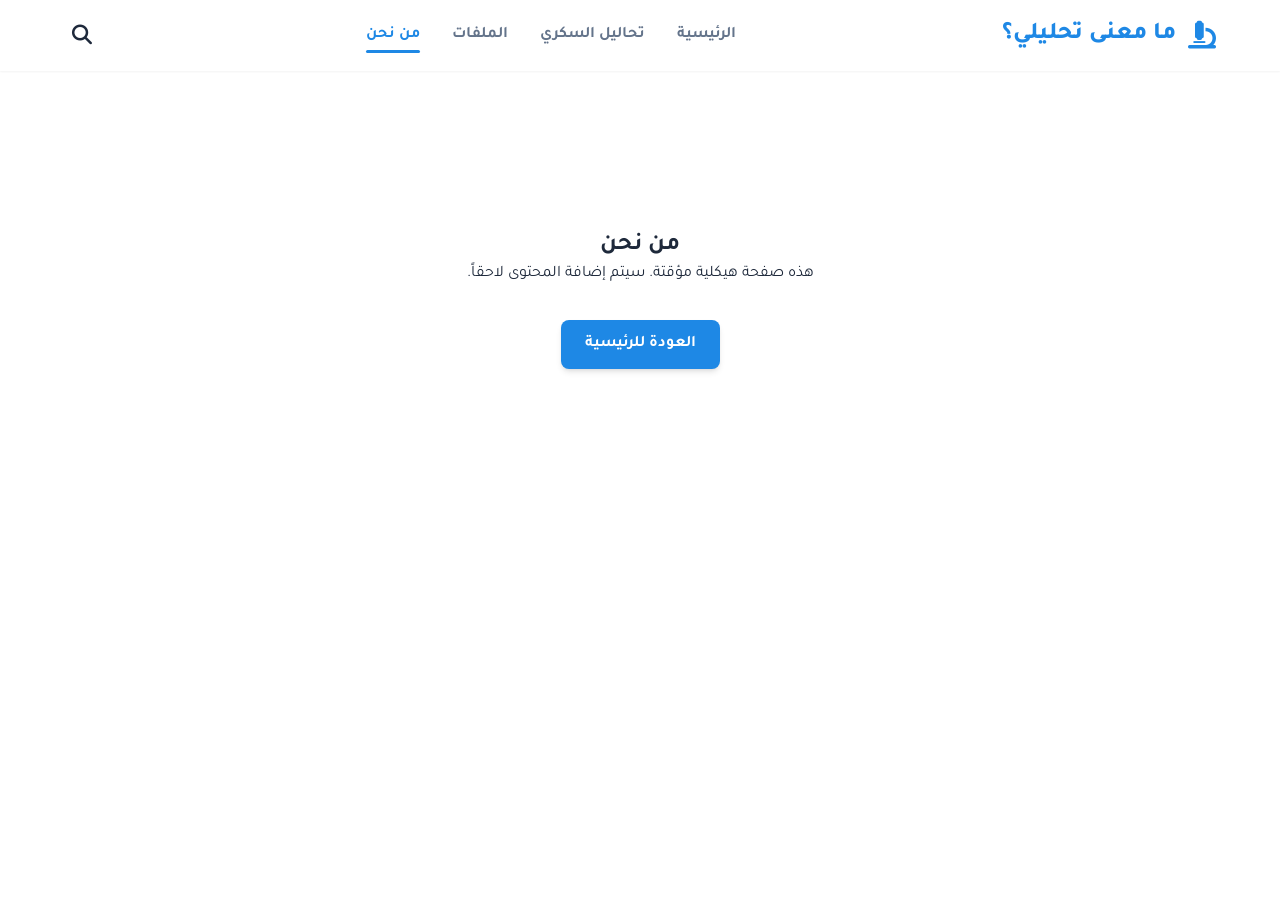
<file: about.html>
<!DOCTYPE html>
<html lang="ar" dir="rtl">
<head>
    <meta charset="UTF-8">
    <meta name="viewport" content="width=device-width, initial-scale=1.0">
    <title>من نحن | ما معنى تحليلي؟</title>
    <meta name="description" content="تعرّف على موقع «ما معنى تحليلي؟» الموقع العربي التثقيفي المخصص لشرح أسماء التحاليل الطبية بأسلوب مبسط.">
    <meta name="robots" content="index, follow">
    <link rel="canonical" href="https://YOUR_DOMAIN/about.html">
    <link href="https://fonts.googleapis.com/css2?family=Tajawal:wght@400;500;700;800&display=swap" rel="stylesheet">
    <link rel="stylesheet" href="https://cdnjs.cloudflare.com/ajax/libs/font-awesome/6.4.0/css/all.min.css">
    <link rel="stylesheet" href="style.css">
</head>
<body>
    <nav class="navbar">
        <div class="container nav-container">
            <a href="index.html" class="logo"><i class="fa-solid fa-microscope"></i><span>ما معنى تحليلي؟</span></a>
            <div class="nav-links">
                <a href="index.html">الرئيسية</a>
                <a href="diabetes.html">تحاليل السكري</a>
                <a href="files.html">الملفات</a>
                <a href="about.html" class="active">من نحن</a>
            </div>
            <div class="nav-actions">
                <button class="search-icon"><i class="fa-solid fa-magnifying-glass"></i></button>
                <button class="hamburger"><i class="fa-solid fa-bars"></i></button>
            </div>
        </div>
        <div class="mobile-menu">
            <a href="index.html">الرئيسية</a>
            <a href="diabetes.html">تحاليل السكري</a>
            <a href="files.html">الملفات</a>
            <a href="about.html" class="active">من نحن</a>
        </div>
    </nav>
    <section class="section container" style="min-height: 50vh; text-align: center; padding-top: 10rem;">
        <h1>من نحن</h1>
        <p>هذه صفحة هيكلية مؤقتة. سيتم إضافة المحتوى لاحقاً.</p>
        <a href="index.html" class="btn btn-primary" style="margin-top: 2rem;">العودة للرئيسية</a>
    </section>
    <script src="script.js"></script>
</body>
</html>
</file>
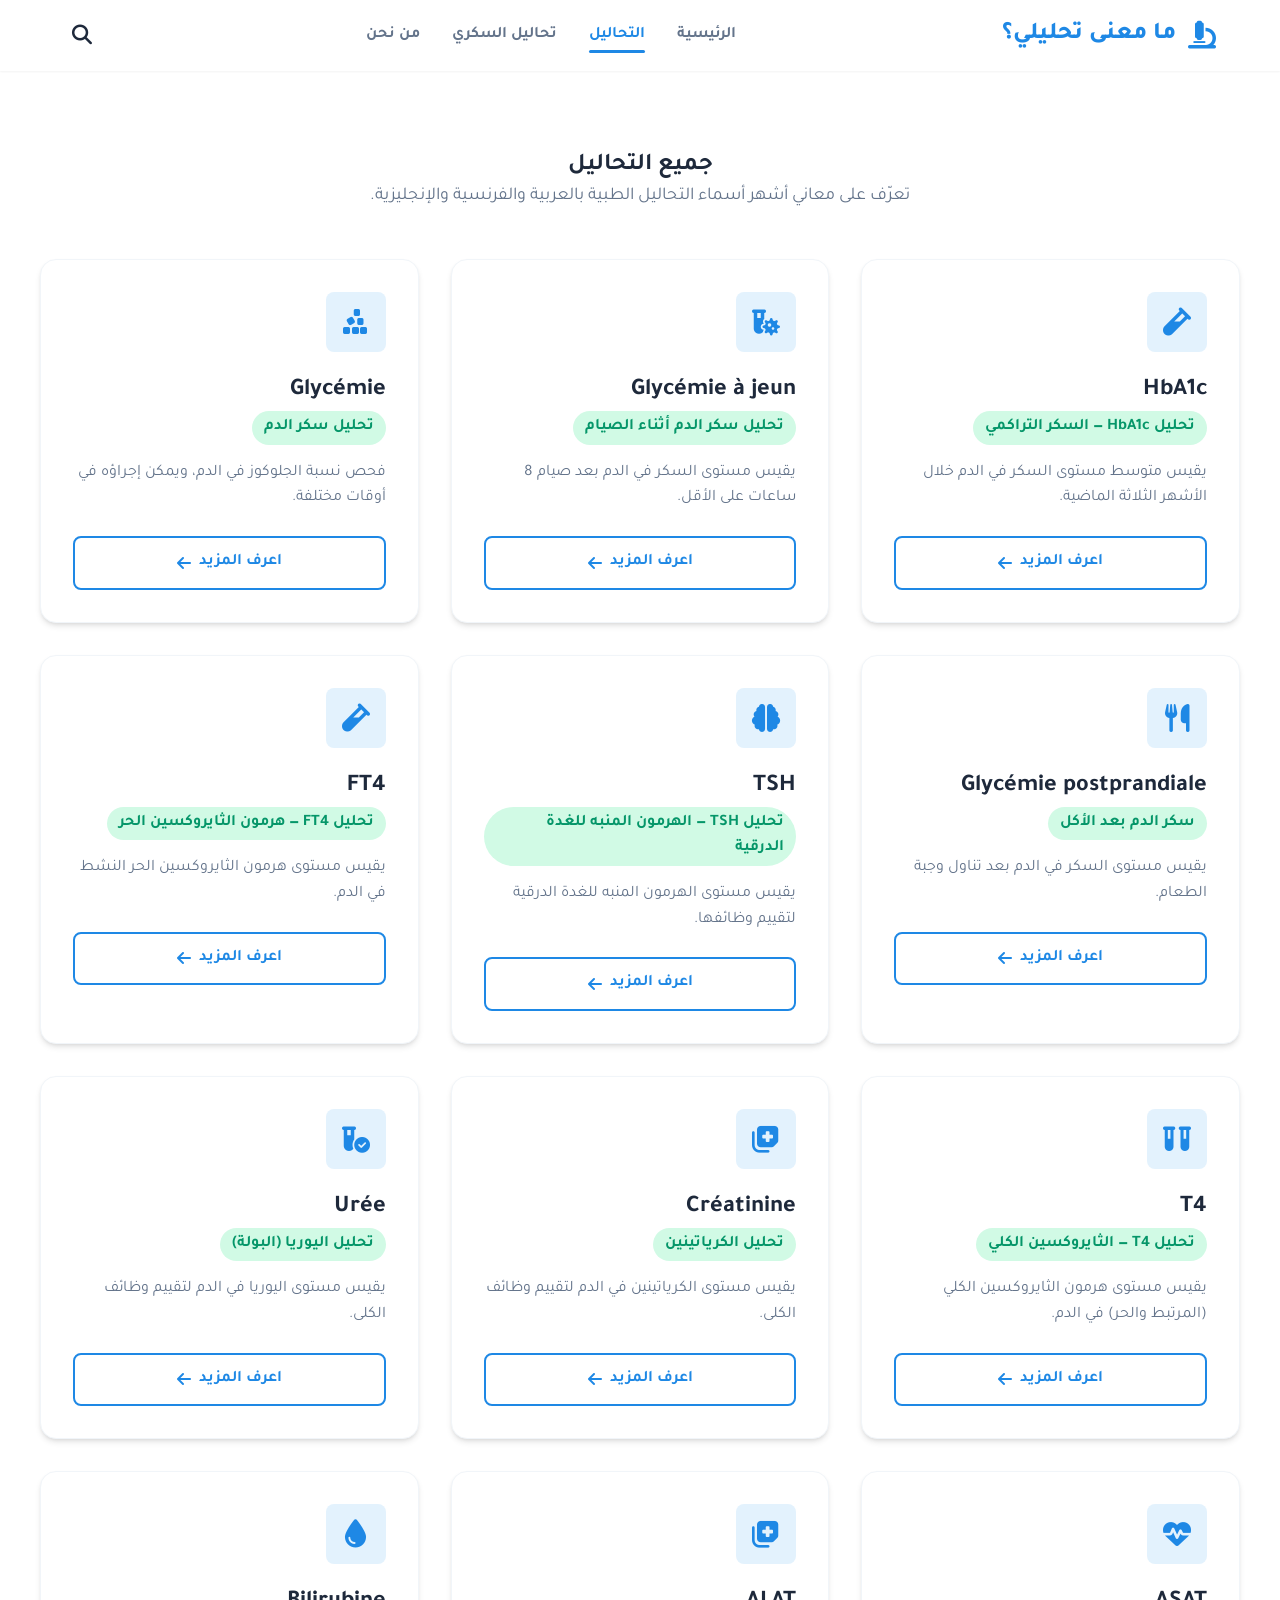
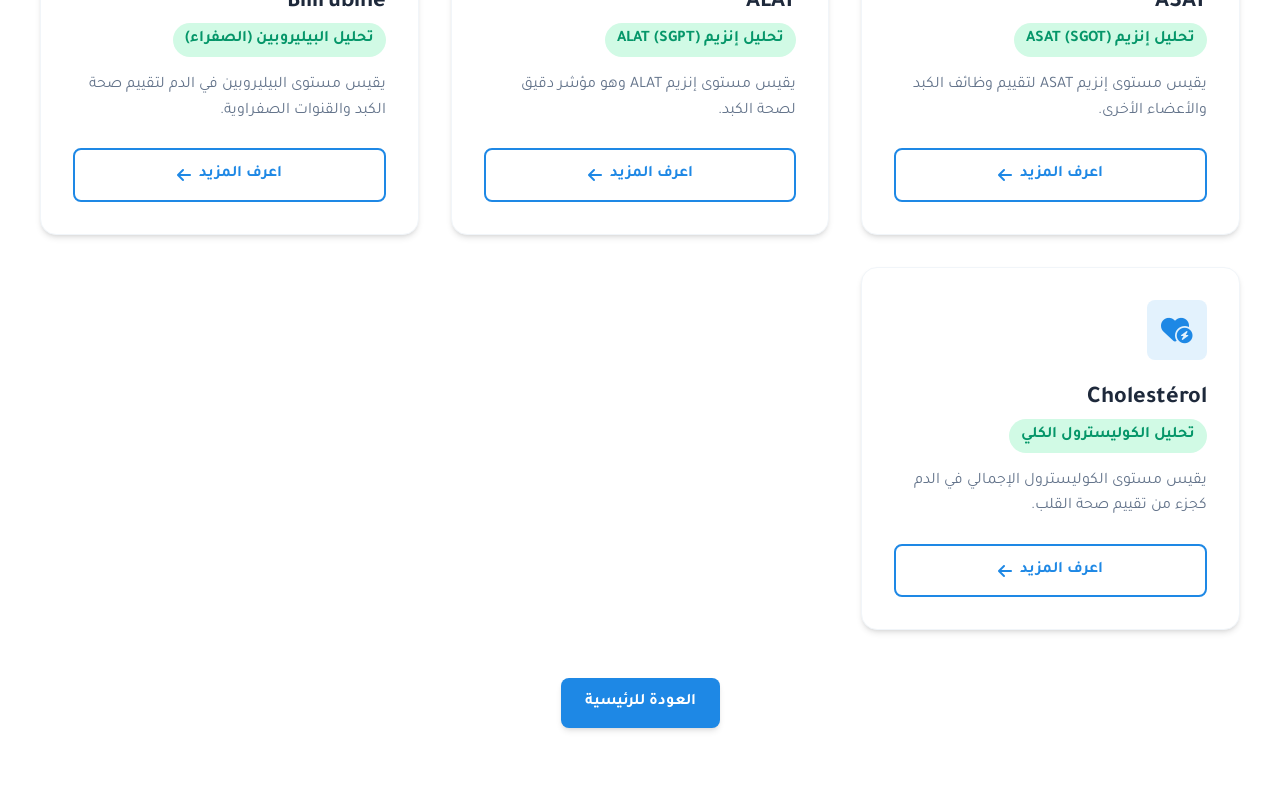
<file: analyses.html>
<!DOCTYPE html>
<html lang="ar" dir="rtl">
<head>
    <meta charset="UTF-8">
    <meta name="viewport" content="width=device-width, initial-scale=1.0">
    <title>التحاليل | ما معنى تحليلي؟</title>
    <link href="https://fonts.googleapis.com/css2?family=Tajawal:wght@400;500;700;800&display=swap" rel="stylesheet">
    <link rel="stylesheet" href="https://cdnjs.cloudflare.com/ajax/libs/font-awesome/6.4.0/css/all.min.css">
    <link rel="stylesheet" href="style.css">
</head>
<body>
    <nav class="navbar">
        <div class="container nav-container">
            <a href="index.html" class="logo"><i class="fa-solid fa-microscope"></i><span>ما معنى تحليلي؟</span></a>
            <div class="nav-links">
                <a href="index.html">الرئيسية</a>
                <a href="analyses.html" class="active">التحاليل</a>
                <a href="diabetes.html">تحاليل السكري</a>
                <a href="about.html">من نحن</a>
            </div>
            <div class="nav-actions">
                <button class="search-icon"><i class="fa-solid fa-magnifying-glass"></i></button>
                <button class="hamburger"><i class="fa-solid fa-bars"></i></button>
            </div>
        </div>
        <div class="mobile-menu">
            <a href="index.html">الرئيسية</a>
            <a href="analyses.html" class="active">التحاليل</a>
            <a href="diabetes.html">تحاليل السكري</a>
            <a href="about.html">من نحن</a>
        </div>
    </nav>
    <section class="section container" style="padding-top: 5rem; padding-bottom: 5rem;">
        <div class="section-header">
            <h1>جميع التحاليل</h1>
            <p>تعرّف على معاني أشهر أسماء التحاليل الطبية بالعربية والفرنسية والإنجليزية.</p>
        </div>
        
        <div class="grid grid-3" id="all-analyses-container">
            <!-- Cards will be generated dynamically by JS -->
        </div>
        
        <div style="text-align: center; margin-top: 3rem;">
            <a href="index.html" class="btn btn-primary">العودة للرئيسية</a>
        </div>
    </section>
    <script src="data.js"></script>
    <script src="script.js"></script>
</body>
</html>
</file>
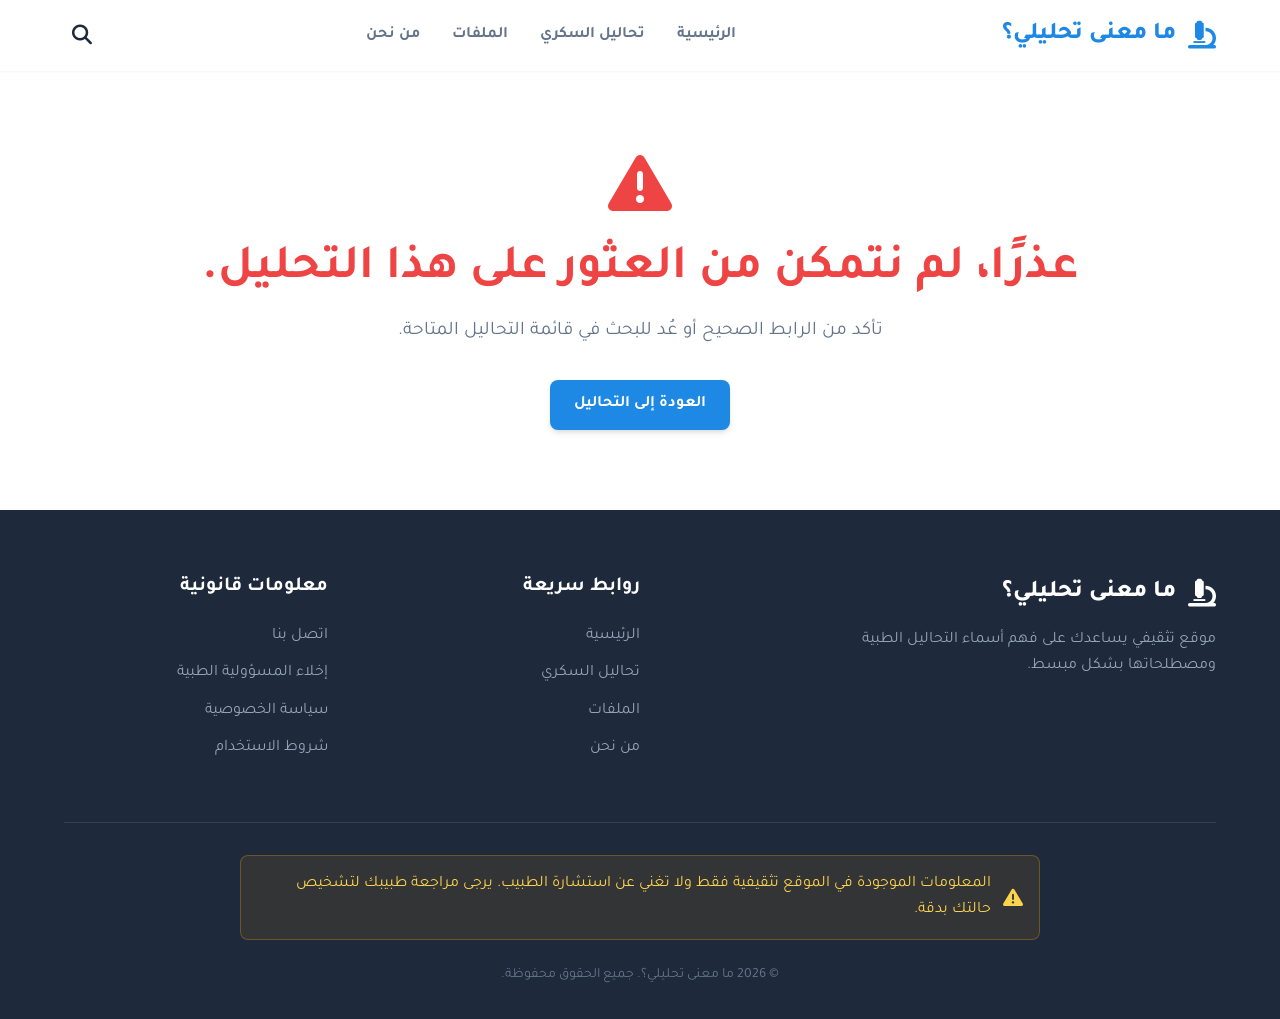
<file: analysis.html>
<!DOCTYPE html>
<html lang="ar" dir="rtl">
<head>
    <meta charset="UTF-8">
    <meta name="viewport" content="width=device-width, initial-scale=1.0">
    <title>تفاصيل التحليل | ما معنى تحليلي؟</title>
    <meta name="description" content="شرح مبسط للتحليل الطبي: ماذا يقيس؟ ولماذا يُطلب؟ وماذا تعني النتيجة؟">
    <meta name="robots" content="index, follow">
    <link rel="canonical" href="" id="canonical-url">
    <link href="https://fonts.googleapis.com/css2?family=Tajawal:wght@400;500;700;800&display=swap" rel="stylesheet">
    <link rel="stylesheet" href="https://cdnjs.cloudflare.com/ajax/libs/font-awesome/6.4.0/css/all.min.css">
    <link rel="stylesheet" href="style.css">
    <style>
        .breadcrumb {
            margin: 2rem 0;
            color: var(--text-muted);
            font-size: 0.9rem;
        }
        .breadcrumb a {
            color: var(--primary);
            font-weight: 500;
        }
        .breadcrumb a:hover {
            text-decoration: underline;
        }
        
        .analysis-header {
            margin-bottom: 3rem;
            text-align: right;
            background-color: var(--primary-light);
            padding: 3rem;
            border-radius: var(--radius-lg);
        }
        .analysis-title {
            font-size: 2.5rem;
            color: var(--text-dark);
            margin-bottom: 0.5rem;
        }
        .analysis-subtitle {
            font-size: 1.25rem;
            color: var(--secondary-dark);
            font-weight: 700;
            margin-bottom: 1.5rem;
        }
        
        .names-grid {
            display: flex;
            flex-wrap: wrap;
            gap: 1.5rem;
            background-color: var(--bg-white);
            padding: 1.5rem;
            border-radius: var(--radius-md);
            box-shadow: var(--shadow-sm);
        }
        .name-box {
            display: flex;
            flex-direction: column;
        }
        .name-box .label {
            font-size: 0.8rem;
            color: var(--text-muted);
            margin-bottom: 0.25rem;
        }
        .name-box .value {
            font-weight: 700;
            color: var(--text-dark);
        }
        
        .analysis-section {
            margin-bottom: 3rem;
            padding: 2rem;
            background-color: var(--bg-white);
            border-radius: var(--radius-lg);
            box-shadow: var(--shadow-sm);
            border: 1px solid var(--bg-gray);
        }
        .analysis-section h2 {
            font-size: 1.5rem;
            color: var(--primary);
            margin-bottom: 1rem;
            display: flex;
            align-items: center;
            gap: 0.75rem;
        }
        .analysis-section p {
            color: var(--text-dark);
            font-size: 1.1rem;
            line-height: 1.8;
        }
        
        .alert-box {
            background-color: rgba(245, 158, 11, 0.1);
            border-right: 4px solid var(--warning);
            padding: 1.5rem;
            border-radius: var(--radius-md);
            margin-bottom: 3rem;
        }
        .alert-box h3 {
            color: var(--warning);
            margin-bottom: 0.5rem;
            display: flex;
            align-items: center;
            gap: 0.5rem;
        }
        
        .back-btn-container {
            margin-top: 2rem;
            margin-bottom: 3rem;
        }
        
        /* 404 styles */
        .not-found-container {
            text-align: center;
            padding: 5rem 0;
            display: none;
        }
        .not-found-container h1 {
            font-size: 3rem;
            color: var(--danger);
            margin-bottom: 1rem;
        }
        .content-container {
            display: none;
        }
    </style>
</head>
<body>
    <nav class="navbar">
        <div class="container nav-container">
            <a href="index.html" class="logo"><i class="fa-solid fa-microscope"></i><span>ما معنى تحليلي؟</span></a>
            <div class="nav-links">
                <a href="index.html">الرئيسية</a>
                <a href="diabetes.html">تحاليل السكري</a>
                <a href="files.html">الملفات</a>
                <a href="about.html">من نحن</a>
            </div>
            <div class="nav-actions">
                <button class="search-icon"><i class="fa-solid fa-magnifying-glass"></i></button>
                <button class="hamburger"><i class="fa-solid fa-bars"></i></button>
            </div>
        </div>
        <div class="mobile-menu">
            <a href="index.html">الرئيسية</a>
            <a href="diabetes.html">تحاليل السكري</a>
            <a href="files.html">الملفات</a>
            <a href="about.html">من نحن</a>
        </div>
    </nav>

    <main class="container">
        <!-- 404 Container -->
        <div class="not-found-container" id="not-found">
            <i class="fa-solid fa-triangle-exclamation" style="font-size: 4rem; color: var(--danger); margin-bottom: 1.5rem;"></i>
            <h1>عذرًا، لم نتمكن من العثور على هذا التحليل.</h1>
            <p style="margin-bottom: 2rem; color: var(--text-muted); font-size: 1.2rem;">تأكد من الرابط الصحيح أو عُد للبحث في قائمة التحاليل المتاحة.</p>
            <a href="index.html" class="btn btn-primary">العودة إلى التحاليل</a>
        </div>

        <!-- Content Container -->
        <div class="content-container" id="analysis-content">
            <div class="breadcrumb">
                <a href="index.html">الرئيسية</a> &gt; <span id="bc-name"></span>
            </div>

            <div class="analysis-header">
                <h1 class="analysis-title">ما معنى تحليل <span id="title-name"></span>؟</h1>
                <p class="analysis-subtitle" id="subtitle"></p>
                
                <div class="names-grid">
                    <div class="name-box">
                        <span class="label">الاسم الشائع</span>
                        <span class="value" id="name-short"></span>
                    </div>
                    <div class="name-box">
                        <span class="label">الاسم الفرنسي</span>
                        <span class="value" id="name-fr"></span>
                    </div>
                    <div class="name-box">
                        <span class="label">الاسم الإنجليزي</span>
                        <span class="value" id="name-en"></span>
                    </div>
                    <div class="name-box" id="name-med-box" style="display: none;">
                        <span class="label">الاسم الطبي</span>
                        <span class="value" id="name-med"></span>
                    </div>
                </div>
            </div>

            <div class="analysis-section">
                <h2><i class="fa-solid fa-circle-question"></i> ما هو تحليل <span id="section-name"></span>؟</h2>
                <p id="desc-what"></p>
            </div>

            <div class="analysis-section" id="measures-section">
                <h2><i class="fa-solid fa-microscope"></i> ماذا يقيس التحليل؟</h2>
                <p id="desc-measures"></p>
            </div>

            <div class="analysis-section">
                <h2><i class="fa-solid fa-user-doctor"></i> لماذا قد يطلب الطبيب هذا التحليل؟</h2>
                <p id="desc-why"></p>
            </div>

            <div class="analysis-section">
                <h2><i class="fa-solid fa-utensils"></i> هل يحتاج التحليل إلى صيام؟</h2>
                <p id="desc-fasting"></p>
            </div>

            <div id="dynamic-ranges-container"></div>

            <div class="analysis-section">
                <h2><i class="fa-solid fa-arrow-trend-up"></i> ماذا يعني ارتفاع النتيجة؟</h2>
                <p id="desc-high"></p>
            </div>

            <div class="analysis-section">
                <h2><i class="fa-solid fa-arrow-trend-down"></i> ماذا يعني انخفاض النتيجة؟</h2>
                <p id="desc-low"></p>
            </div>

            <div class="analysis-section" id="when-care-section">
                <h2><i class="fa-solid fa-bell"></i> متى يجب الانتباه إلى النتيجة؟</h2>
                <p id="desc-when-care"></p>
            </div>

            <div id="dynamic-inaccurate-container"></div>
            <div id="dynamic-comparison-container"></div>
            <div id="dynamic-faq-container"></div>
            <div id="dynamic-sources-container"></div>

            <div class="alert-box">
                <h3><i class="fa-solid fa-circle-exclamation"></i> تنبيه هام</h3>
                <p><strong>مهم:</strong> المعلومات الموجودة هنا تثقيفية فقط ولا تُعد تشخيصًا طبيًا. القيم المرجعية قد تختلف من مختبر إلى آخر، ويجب تفسير النتيجة ضمن سياق الحالة الصحية كاملة.</p>
            </div>

            <div class="back-btn-container">
                <a href="index.html" class="btn btn-outline"><i class="fa-solid fa-arrow-right"></i> العودة إلى جميع التحاليل</a>
            </div>

            <div class="section-header" style="margin-top: 5rem; margin-bottom: 2rem; text-align: right;">
                <h2 style="font-size: 1.75rem;">تحاليل ذات صلة</h2>
            </div>
            
            <div class="grid grid-3" id="related-cards-container" style="margin-bottom: 5rem;">
                <!-- Related Cards generated by JS -->
            </div>
        </div>
    </main>

    <footer class="footer">
        <div class="container">
            <div class="footer-grid">
                <div class="footer-about">
                    <a href="index.html" class="logo">
                        <i class="fa-solid fa-microscope"></i>
                        <span>ما معنى تحليلي؟</span>
                    </a>
                    <p>موقع تثقيفي يساعدك على فهم أسماء التحاليل الطبية ومصطلحاتها بشكل مبسط.</p>
                </div>
                <div class="footer-links">
                    <h3>روابط سريعة</h3>
                    <ul>
                        <li><a href="index.html">الرئيسية</a></li>
                        <li><a href="diabetes.html">تحاليل السكري</a></li>
                        <li><a href="files.html">الملفات</a></li>
                        <li><a href="about.html">من نحن</a></li>
                    </ul>
                </div>
                <div class="footer-links">
                    <h3>معلومات قانونية</h3>
                    <ul>
                        <li><a href="contact.html">اتصل بنا</a></li>
                        <li><a href="medical-disclaimer.html">إخلاء المسؤولية الطبية</a></li>
                        <li><a href="privacy-policy.html">سياسة الخصوصية</a></li>
                        <li><a href="terms.html">شروط الاستخدام</a></li>
                    </ul>
                </div>
            </div>
            <div class="footer-bottom">
                <div class="disclaimer-notice">
                    <i class="fa-solid fa-triangle-exclamation"></i>
                    <p>المعلومات الموجودة في الموقع تثقيفية فقط ولا تغني عن استشارة الطبيب. يرجى مراجعة طبيبك لتشخيص حالتك بدقة.</p>
                </div>
                <p class="copyright">&copy; 2026 ما معنى تحليلي؟. جميع الحقوق محفوظة.</p>
            </div>
        </div>
    </footer>

    <script src="data.js"></script>
    <script src="script.js"></script>
    <script>
        document.addEventListener('DOMContentLoaded', () => {
            const urlParams = new URLSearchParams(window.location.search);
            const slug = urlParams.get('slug');
            
            const notFoundEl = document.getElementById('not-found');
            const contentEl = document.getElementById('analysis-content');
            
            if (!slug || typeof analysesData === 'undefined') {
                notFoundEl.style.display = 'block';
                return;
            }
            
            const analysis = getAnalysisBySlug(slug);
            
            if (!analysis) {
                notFoundEl.style.display = 'block';
                return;
            }
            
            // Render content
            contentEl.style.display = 'block';
            document.title = `ما معنى تحليل ${analysis.name}؟ | ما معنى تحليلي؟`;

            // Dynamic meta description
            const metaDesc = document.querySelector('meta[name="description"]');
            if (metaDesc) {
                metaDesc.setAttribute('content', `ما معنى تحليل ${analysis.name}؟ — ${analysis.arabicName}. ${analysis.description} شرح مبسط مع تفسير النتائج ولماذا يُطلب هذا التحليل.`);
            }

            // Dynamic canonical URL
            const canonicalTag = document.getElementById('canonical-url');
            if (canonicalTag) {
                canonicalTag.setAttribute('href', `https://YOUR_DOMAIN/analysis.html?slug=${analysis.slug}`);
            }
            
            document.getElementById('bc-name').textContent = analysis.name;
            document.getElementById('title-name').textContent = analysis.name;
            document.getElementById('subtitle').textContent = analysis.arabicName.split('—')[1]?.trim() || analysis.arabicName;
            
            document.getElementById('name-short').textContent = analysis.shortName;
            document.getElementById('name-fr').textContent = analysis.frenchName;
            document.getElementById('name-en').textContent = analysis.englishName;
            
            if (analysis.medicalName) {
                document.getElementById('name-med').textContent = analysis.medicalName;
                document.getElementById('name-med-box').style.display = 'flex';
            }
            
            document.getElementById('section-name').textContent = analysis.name;
            document.getElementById('desc-what').textContent = analysis.details.whatIsIt;
            if (analysis.details.whatItMeasures) {
                document.getElementById('desc-measures').textContent = analysis.details.whatItMeasures;
            } else {
                document.getElementById('measures-section').style.display = 'none';
            }
            document.getElementById('desc-why').innerHTML = analysis.details.whyRequested;
            document.getElementById('desc-fasting').textContent = analysis.details.fastingRequired;
            
            document.getElementById('desc-high').textContent = analysis.details.highResult;
            document.getElementById('desc-low').textContent = analysis.details.lowResult;
            
            // Advanced WhenToCare or fallback to default
            const whenCareSection = document.getElementById('when-care-section');
            if (analysis.details.whenToCareList) {
                whenCareSection.className = 'highlight-box';
                whenCareSection.innerHTML = `
                    <h3><i class="fa-solid fa-bell"></i> ${analysis.details.whenToCareTitle || 'متى يجب الانتباه إلى النتيجة؟'}</h3>
                    <ul>${analysis.details.whenToCareList.map(item => `<li>${item}</li>`).join('')}</ul>
                    <p><strong>ملاحظة:</strong> ${analysis.details.whenToCareNote}</p>
                `;
            } else {
                document.getElementById('desc-when-care').textContent = analysis.details.whenToCare;
            }
            
            // Ranges
            if (analysis.details.resultRanges) {
                const r = analysis.details.resultRanges;
                document.getElementById('dynamic-ranges-container').innerHTML = `
                    <div class="analysis-section">
                        <h2><i class="fa-solid fa-chart-pie"></i> ${r.title}</h2>
                        <div class="ranges-grid">
                            ${r.ranges.map(rg => `
                                <div class="range-card ${rg.color}">
                                    <h4>${rg.label}</h4>
                                    <p>${rg.desc}</p>
                                </div>
                            `).join('')}
                        </div>
                        <p style="font-size: 0.9rem; color: var(--text-muted);"><i class="fa-solid fa-circle-info"></i> ${r.note}</p>
                    </div>
                `;
            }
            
            // Inaccurate Factors
            if (analysis.details.inaccurateFactors) {
                const inf = analysis.details.inaccurateFactors;
                document.getElementById('dynamic-inaccurate-container').innerHTML = `
                    <div class="analysis-section">
                        <h2><i class="fa-solid fa-triangle-exclamation"></i> ${inf.title}</h2>
                        <p>${inf.desc}</p>
                        <ul style="margin: 1.5rem 2rem; list-style: disc; font-size:1.1rem; line-height:1.8;">
                            ${inf.factors.map(f => `<li>${f}</li>`).join('')}
                        </ul>
                        <p><strong>ملاحظة:</strong> ${inf.note}</p>
                    </div>
                `;
            }
            
            // Comparison
            if (analysis.details.comparison) {
                const comp = analysis.details.comparison;
                document.getElementById('dynamic-comparison-container').innerHTML = `
                    <div class="analysis-section">
                        <h2><i class="fa-solid fa-code-compare"></i> ${comp.title}</h2>
                        <div class="comparison-table-wrapper">
                            <table class="comparison-table">
                                <tbody>
                                    <tr>
                                        <th>${comp.test1.name}</th>
                                        <td>${comp.test1.desc}</td>
                                    </tr>
                                    <tr>
                                        <th><a href="analysis.html?slug=${comp.test2.link}" style="color:var(--primary); text-decoration:underline;">${comp.test2.name}</a></th>
                                        <td>${comp.test2.desc}</td>
                                    </tr>
                                </tbody>
                            </table>
                        </div>
                        <p style="font-size: 0.9rem; color: var(--text-muted);"><i class="fa-solid fa-circle-info"></i> ${comp.note}</p>
                    </div>
                `;
            }
            
            // Comparison Extra (second comparison table)
            if (analysis.details.comparisonExtra) {
                const comp2 = analysis.details.comparisonExtra;
                document.getElementById('dynamic-comparison-container').innerHTML += `
                    <div class="analysis-section">
                        <h2><i class="fa-solid fa-code-compare"></i> ${comp2.title}</h2>
                        <div class="comparison-table-wrapper">
                            <table class="comparison-table">
                                <tbody>
                                    <tr>
                                        <th>${comp2.test1.name}</th>
                                        <td>${comp2.test1.desc}</td>
                                    </tr>
                                    <tr>
                                        <th><a href="analysis.html?slug=${comp2.test2.link}" style="color:var(--primary); text-decoration:underline;">${comp2.test2.name}</a></th>
                                        <td>${comp2.test2.desc}</td>
                                    </tr>
                                </tbody>
                            </table>
                        </div>
                        <p style="font-size: 0.9rem; color: var(--text-muted);"><i class="fa-solid fa-circle-info"></i> ${comp2.note}</p>
                    </div>
                `;
            }
            
            // FAQ
            if (analysis.faq && analysis.faq.length > 0) {
                document.getElementById('dynamic-faq-container').innerHTML = `
                    <div class="analysis-section">
                        <h2><i class="fa-solid fa-comments"></i> أسئلة شائعة</h2>
                        ${analysis.faq.map((item) => `
                            <div class="faq-item">
                                <div class="faq-header" onclick="this.parentElement.classList.toggle('active')">
                                    <span>${item.q}</span>
                                    <i class="fa-solid fa-chevron-down"></i>
                                </div>
                                <div class="faq-content">
                                    <p>${item.a}</p>
                                </div>
                            </div>
                        `).join('')}
                    </div>
                `;
            }
            
            // Sources
            if (analysis.sources && analysis.sources.length > 0) {
                document.getElementById('dynamic-sources-container').innerHTML = `
                    <div class="analysis-section" style="background-color: var(--bg-light); border:none;">
                        <h2><i class="fa-solid fa-book-medical"></i> المصادر الطبية</h2>
                        <ul class="sources-list">
                            ${analysis.sources.map(src => `<li><a href="${src.link}" target="_blank" rel="noopener noreferrer">${src.name}</a></li>`).join('')}
                        </ul>
                    </div>
                `;
            }
            
            // Render related
            const relatedContainer = document.getElementById('related-cards-container');
            const related = getRelatedAnalyses(slug, 3);
            if (related.length > 0) {
                relatedContainer.innerHTML = related.map(generateCardHTML).join('');
            } else {
                document.querySelector('.section-header').style.display = 'none';
            }
        });
    </script>
</body>
</html>
</file>
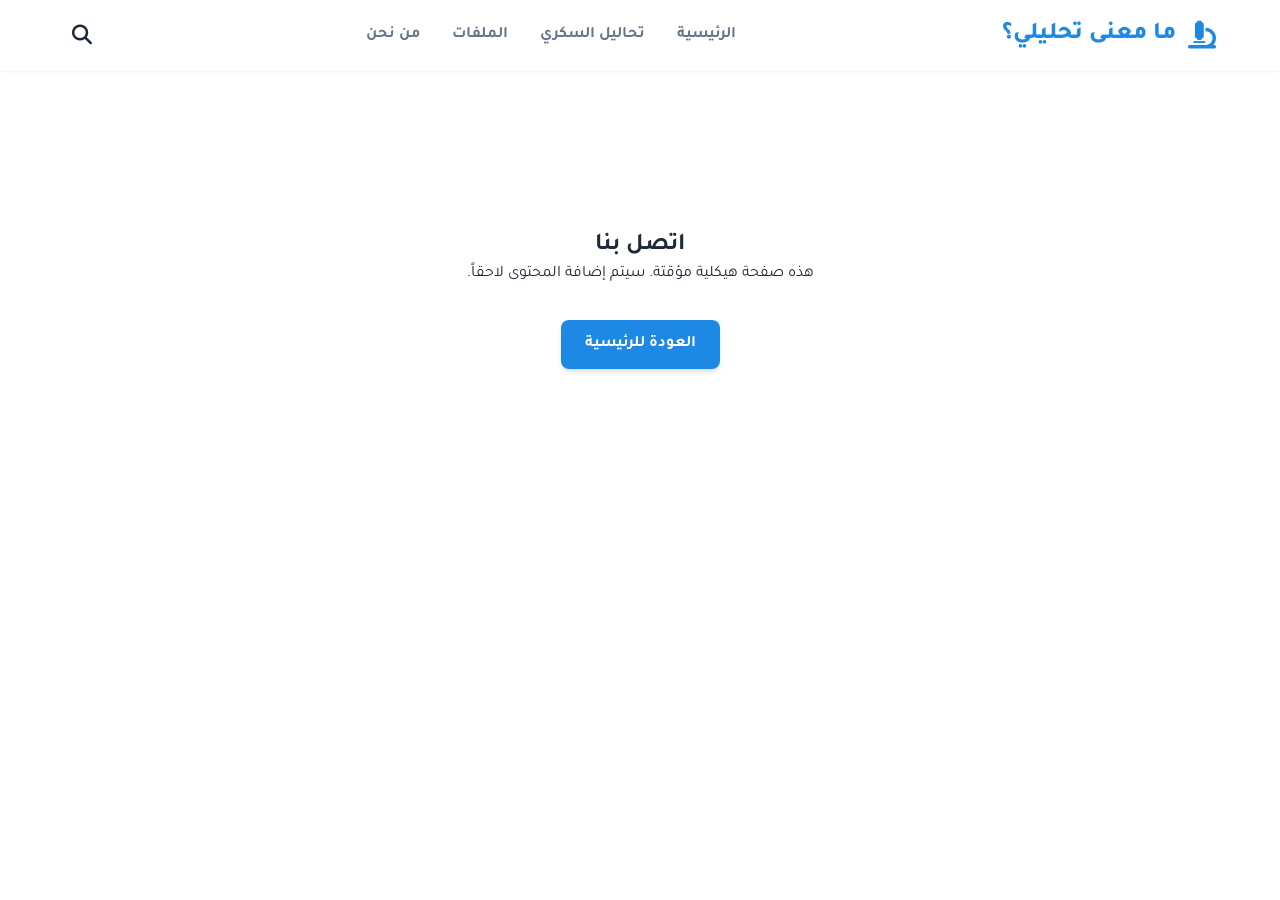
<file: contact.html>
<!DOCTYPE html>
<html lang="ar" dir="rtl">
<head>
    <meta charset="UTF-8">
    <meta name="viewport" content="width=device-width, initial-scale=1.0">
    <title>اتصل بنا | ما معنى تحليلي؟</title>
    <meta name="description" content="تواصل مع فريق موقع «ما معنى تحليلي؟» للاستفسارات والملاحظات.">
    <meta name="robots" content="noindex, follow">
    <link rel="canonical" href="https://YOUR_DOMAIN/contact.html">
    <link href="https://fonts.googleapis.com/css2?family=Tajawal:wght@400;500;700;800&display=swap" rel="stylesheet">
    <link rel="stylesheet" href="https://cdnjs.cloudflare.com/ajax/libs/font-awesome/6.4.0/css/all.min.css">
    <link rel="stylesheet" href="style.css">
</head>
<body>
    <nav class="navbar">
        <div class="container nav-container">
            <a href="index.html" class="logo"><i class="fa-solid fa-microscope"></i><span>ما معنى تحليلي؟</span></a>
            <div class="nav-links">
                <a href="index.html">الرئيسية</a>
                <a href="diabetes.html">تحاليل السكري</a>
                <a href="files.html">الملفات</a>
                <a href="about.html">من نحن</a>
            </div>
            <div class="nav-actions">
                <button class="search-icon"><i class="fa-solid fa-magnifying-glass"></i></button>
                <button class="hamburger"><i class="fa-solid fa-bars"></i></button>
            </div>
        </div>
        <div class="mobile-menu">
            <a href="index.html">الرئيسية</a>
            <a href="diabetes.html">تحاليل السكري</a>
            <a href="about.html">من نحن</a>
        </div>
    </nav>
    <section class="section container" style="min-height: 50vh; text-align: center; padding-top: 10rem;">
        <h1>اتصل بنا</h1>
        <p>هذه صفحة هيكلية مؤقتة. سيتم إضافة المحتوى لاحقاً.</p>
        <a href="index.html" class="btn btn-primary" style="margin-top: 2rem;">العودة للرئيسية</a>
    </section>
    <script src="script.js"></script>
</body>
</html>
</file>
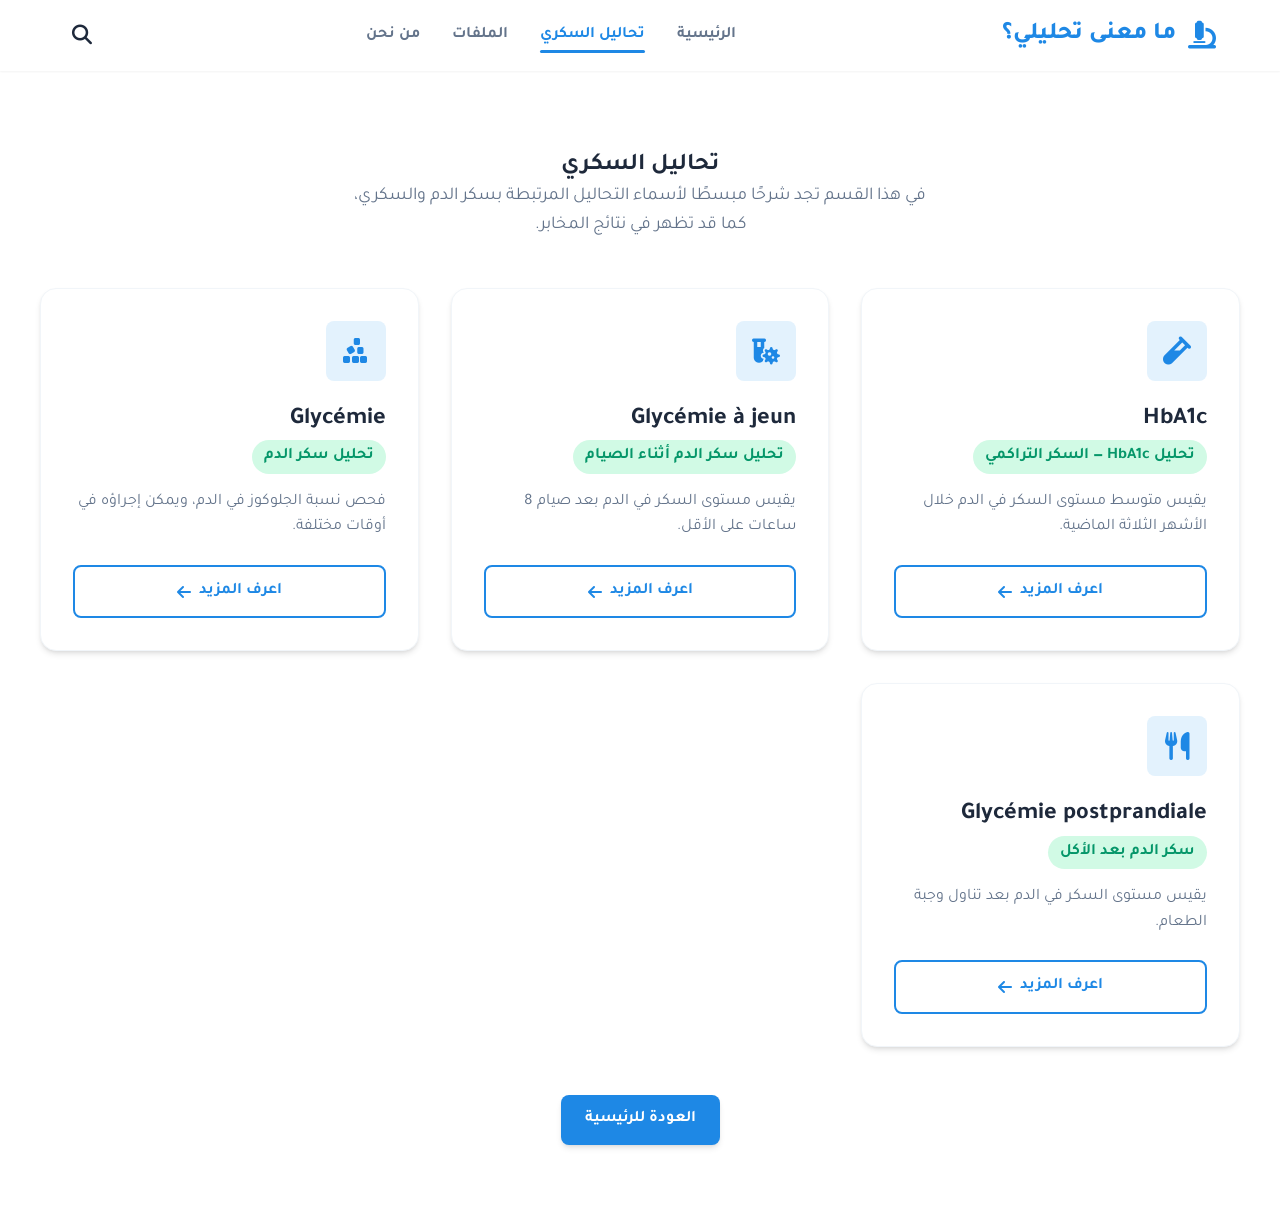
<file: diabetes.html>
<!DOCTYPE html>
<html lang="ar" dir="rtl">
<head>
    <meta charset="UTF-8">
    <meta name="viewport" content="width=device-width, initial-scale=1.0">
    <title>تحاليل السكري | ما معنى تحليلي؟</title>
    <meta name="description" content="تعرّف على أهم تحاليل السكري المخبرية بالعربية: HbA1c، Glycémie à jeun، Glycémie postprandiale، وغيرها. شرح مبسط لكل تحليل ولماذا يُطلب.">
    <meta name="robots" content="index, follow">
    <link rel="canonical" href="https://YOUR_DOMAIN/diabetes.html">
    <link href="https://fonts.googleapis.com/css2?family=Tajawal:wght@400;500;700;800&display=swap" rel="stylesheet">
    <link rel="stylesheet" href="https://cdnjs.cloudflare.com/ajax/libs/font-awesome/6.4.0/css/all.min.css">
    <link rel="stylesheet" href="style.css">
</head>
<body>
    <nav class="navbar">
        <div class="container nav-container">
            <a href="index.html" class="logo"><i class="fa-solid fa-microscope"></i><span>ما معنى تحليلي؟</span></a>
            <div class="nav-links">
                <a href="index.html">الرئيسية</a>
                <a href="diabetes.html" class="active">تحاليل السكري</a>
                <a href="files.html">الملفات</a>
                <a href="about.html">من نحن</a>
            </div>
            <div class="nav-actions">
                <button class="search-icon"><i class="fa-solid fa-magnifying-glass"></i></button>
                <button class="hamburger"><i class="fa-solid fa-bars"></i></button>
            </div>
        </div>
        <div class="mobile-menu">
            <a href="index.html">الرئيسية</a>
            <a href="diabetes.html" class="active">تحاليل السكري</a>
            <a href="files.html">الملفات</a>
            <a href="about.html">من نحن</a>
        </div>
    </nav>
    <section class="section container" style="padding-top: 5rem; padding-bottom: 5rem;">
        <div class="section-header">
            <h1>تحاليل السكري</h1>
            <p>في هذا القسم تجد شرحًا مبسطًا لأسماء التحاليل المرتبطة بسكر الدم والسكري، كما قد تظهر في نتائج المخابر.</p>
        </div>
        
        <div class="grid grid-3" id="diabetes-cards-container">
            <!-- Cards will be generated dynamically by JS -->
        </div>
        
        <div style="text-align: center; margin-top: 3rem;">
            <a href="index.html" class="btn btn-primary">العودة للرئيسية</a>
        </div>
    </section>
    <script src="data.js"></script>
    <script src="script.js"></script>
</body>
</html>
</file>
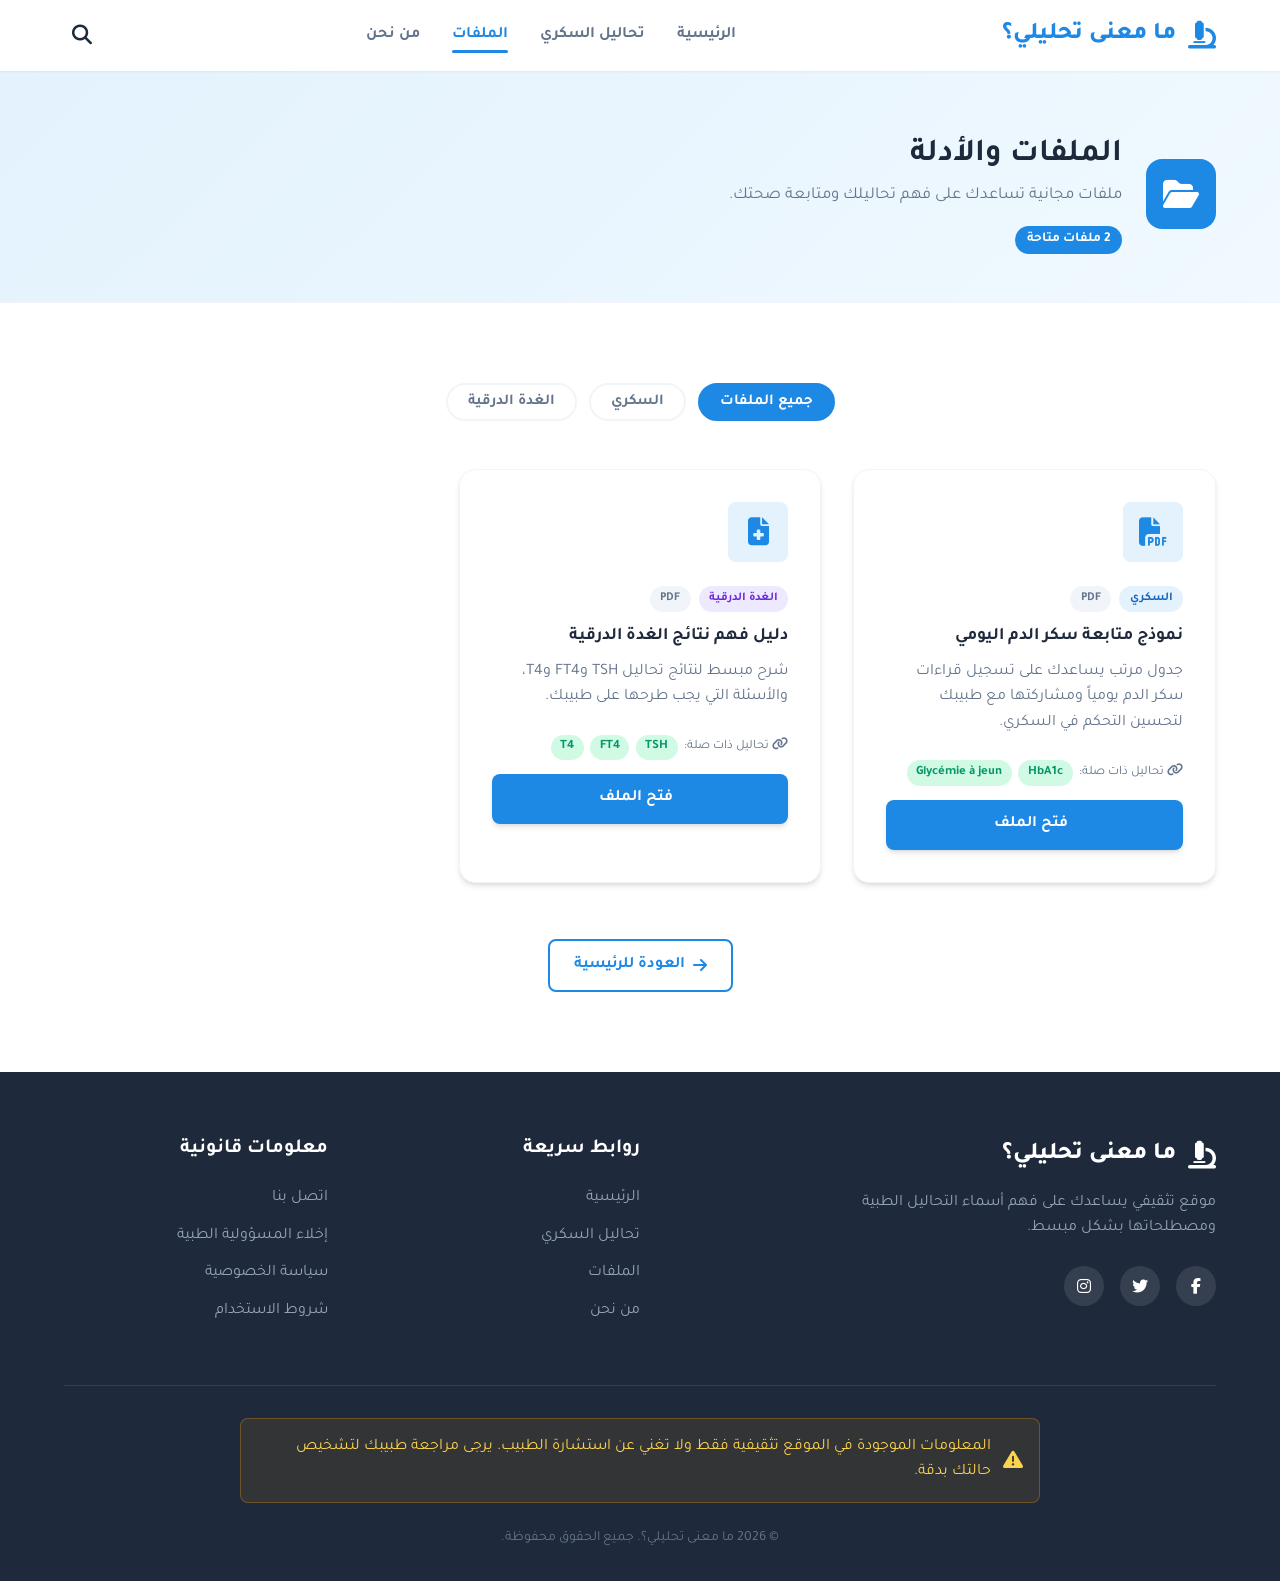
<file: files.html>
<!DOCTYPE html>
<html lang="ar" dir="rtl">
<head>
    <meta charset="UTF-8">
    <meta name="viewport" content="width=device-width, initial-scale=1.0">
    <title>الملفات والأدلة الطبية | ما معنى تحليلي؟</title>
    <meta name="description" content="ملفات وأدلة مجانية مرتبطة بالتحاليل الطبية: نماذج متابعة، أدلة قراءة النتائج، وموارد تثقيفية تساعدك على فهم صحتك.">
    <meta name="robots" content="index, follow">
    <link rel="canonical" href="https://YOUR_DOMAIN/files.html">
    <link href="https://fonts.googleapis.com/css2?family=Tajawal:wght@400;500;700;800&display=swap" rel="stylesheet">
    <link rel="stylesheet" href="https://cdnjs.cloudflare.com/ajax/libs/font-awesome/6.4.0/css/all.min.css">
    <link rel="stylesheet" href="style.css">
    <style>
        /* ── File Category Filter ── */
        .filter-bar {
            display: flex;
            flex-wrap: wrap;
            gap: 0.75rem;
            justify-content: center;
            margin-bottom: 3rem;
        }

        .filter-btn {
            padding: 0.5rem 1.25rem;
            border: 2px solid var(--bg-gray);
            background: var(--bg-white);
            color: var(--text-muted);
            border-radius: var(--radius-full);
            font-family: 'Tajawal', sans-serif;
            font-size: 0.95rem;
            font-weight: 600;
            cursor: pointer;
            transition: var(--transition);
        }

        .filter-btn:hover,
        .filter-btn.active {
            border-color: var(--primary);
            background: var(--primary);
            color: var(--bg-white);
        }

        /* ── File Card Extras ── */
        .file-meta-row {
            display: flex;
            align-items: center;
            gap: 0.5rem;
            flex-wrap: wrap;
            margin-bottom: 0.75rem;
        }

        .file-category-badge,
        .file-type-badge {
            font-size: 0.75rem;
            font-weight: 700;
            padding: 0.2rem 0.65rem;
            border-radius: var(--radius-full);
        }

        .file-category-badge {
            background-color: var(--primary-light);
            color: var(--primary-dark);
        }

        .file-category-badge.category-thyroid { background-color: #EDE9FE; color: #6D28D9; }
        .file-category-badge.category-kidney  { background-color: #FEF3C7; color: #92400E; }
        .file-category-badge.category-liver   { background-color: #D1FAE5; color: #065F46; }
        .file-category-badge.category-lipid   { background-color: #FEE2E2; color: #991B1B; }
        .file-category-badge.category-general { background-color: var(--bg-gray); color: var(--text-dark); }

        .file-type-badge {
            background-color: var(--bg-gray);
            color: var(--text-muted);
        }

        .file-card h3 {
            font-size: 1.1rem;
            margin-bottom: 0.6rem;
            color: var(--text-dark);
            line-height: 1.5;
        }

        /* ── Related Analyses Links ── */
        .file-related-links {
            display: flex;
            flex-wrap: wrap;
            align-items: center;
            gap: 0.4rem;
            margin: 0.9rem 0;
            font-size: 0.85rem;
        }

        .file-related-label {
            color: var(--text-muted);
            font-size: 0.8rem;
        }

        .file-analysis-tag {
            background-color: var(--secondary-light);
            color: var(--secondary-dark);
            padding: 0.15rem 0.6rem;
            border-radius: var(--radius-full);
            font-size: 0.8rem;
            font-weight: 600;
            transition: var(--transition);
        }

        .file-analysis-tag:hover {
            background-color: var(--secondary);
            color: var(--bg-white);
        }

        .file-download-btn {
            margin-top: auto;
            display: inline-flex;
            align-items: center;
            gap: 0.5rem;
        }

        /* ── Empty State ── */
        .empty-state {
            text-align: center;
            padding: 4rem 2rem;
            color: var(--text-muted);
        }

        .empty-state i {
            font-size: 3.5rem;
            margin-bottom: 1rem;
            color: var(--bg-gray);
            display: block;
        }

        .empty-state h3 {
            font-size: 1.25rem;
            margin-bottom: 0.5rem;
            color: var(--text-dark);
        }

        /* ── Page Header Banner ── */
        .files-hero {
            background: linear-gradient(135deg, var(--primary-light) 0%, #f0f9ff 100%);
            padding: 4rem 0 3rem;
            border-bottom: 1px solid var(--bg-gray);
        }

        .files-hero-inner {
            display: flex;
            align-items: center;
            gap: 1.5rem;
        }

        .files-hero-icon {
            width: 70px;
            height: 70px;
            background-color: var(--primary);
            border-radius: var(--radius-lg);
            display: flex;
            align-items: center;
            justify-content: center;
            color: white;
            font-size: 2rem;
            flex-shrink: 0;
        }

        .files-count-badge {
            display: inline-block;
            background-color: var(--primary);
            color: white;
            font-size: 0.85rem;
            font-weight: 700;
            padding: 0.2rem 0.75rem;
            border-radius: var(--radius-full);
            margin-top: 0.5rem;
        }
    </style>
</head>
<body>
    <!-- Navbar -->
    <nav class="navbar">
        <div class="container nav-container">
            <a href="index.html" class="logo">
                <i class="fa-solid fa-microscope"></i>
                <span>ما معنى تحليلي؟</span>
            </a>
            <div class="nav-links">
                <a href="index.html">الرئيسية</a>
                <a href="diabetes.html">تحاليل السكري</a>
                <a href="files.html" class="active">الملفات</a>
                <a href="about.html">من نحن</a>
            </div>
            <div class="nav-actions">
                <button class="search-icon" aria-label="بحث"><i class="fa-solid fa-magnifying-glass"></i></button>
                <button class="hamburger" aria-label="القائمة"><i class="fa-solid fa-bars"></i></button>
            </div>
        </div>
        <!-- Mobile Menu -->
        <div class="mobile-menu">
            <a href="index.html">الرئيسية</a>
            <a href="diabetes.html">تحاليل السكري</a>
            <a href="files.html" class="active">الملفات</a>
            <a href="about.html">من نحن</a>
        </div>
    </nav>

    <!-- Page Header -->
    <div class="files-hero">
        <div class="container">
            <div class="files-hero-inner">
                <div class="files-hero-icon">
                    <i class="fa-solid fa-folder-open"></i>
                </div>
                <div>
                    <h1 style="font-size: 2rem; color: var(--text-dark); margin-bottom: 0.4rem;">الملفات والأدلة</h1>
                    <p style="color: var(--text-muted); font-size: 1.05rem; margin-bottom: 0.5rem;">
                        ملفات مجانية تساعدك على فهم تحاليلك ومتابعة صحتك.
                    </p>
                    <span class="files-count-badge" id="files-count-badge">جاري التحميل...</span>
                </div>
            </div>
        </div>
    </div>

    <!-- Main Content -->
    <section class="section">
        <div class="container">

            <!-- Category Filter -->
            <div class="filter-bar" id="filter-bar">
                <!-- Generated dynamically -->
            </div>

            <!-- Files Grid -->
            <div class="grid grid-3" id="files-container">
                <!-- Generated dynamically -->
            </div>

            <!-- Empty State -->
            <div class="empty-state" id="empty-state" style="display: none;">
                <i class="fa-regular fa-folder-open"></i>
                <h3>لا توجد ملفات في هذا التصنيف حالياً</h3>
                <p>سيتم إضافة ملفات جديدة قريباً. تفضّل بتصفّح التصنيفات الأخرى.</p>
                <button class="btn btn-outline" style="margin-top: 1.5rem;" onclick="filterFiles('all')">
                    عرض جميع الملفات
                </button>
            </div>

            <!-- Back to Home -->
            <div style="text-align: center; margin-top: 3.5rem;">
                <a href="index.html" class="btn btn-outline">
                    <i class="fa-solid fa-arrow-right"></i> العودة للرئيسية
                </a>
            </div>
        </div>
    </section>

    <!-- Footer -->
    <footer class="footer">
        <div class="container">
            <div class="footer-grid">
                <div class="footer-about">
                    <a href="index.html" class="logo">
                        <i class="fa-solid fa-microscope"></i>
                        <span>ما معنى تحليلي؟</span>
                    </a>
                    <p>موقع تثقيفي يساعدك على فهم أسماء التحاليل الطبية ومصطلحاتها بشكل مبسط.</p>
                    <div class="social-links">
                        <a href="#" aria-label="Facebook"><i class="fa-brands fa-facebook-f"></i></a>
                        <a href="#" aria-label="Twitter"><i class="fa-brands fa-twitter"></i></a>
                        <a href="#" aria-label="Instagram"><i class="fa-brands fa-instagram"></i></a>
                    </div>
                </div>
                <div class="footer-links">
                    <h3>روابط سريعة</h3>
                    <ul>
                        <li><a href="index.html">الرئيسية</a></li>
                        <li><a href="diabetes.html">تحاليل السكري</a></li>
                        <li><a href="files.html">الملفات</a></li>
                        <li><a href="about.html">من نحن</a></li>
                    </ul>
                </div>
                <div class="footer-links">
                    <h3>معلومات قانونية</h3>
                    <ul>
                        <li><a href="contact.html">اتصل بنا</a></li>
                        <li><a href="medical-disclaimer.html">إخلاء المسؤولية الطبية</a></li>
                        <li><a href="privacy-policy.html">سياسة الخصوصية</a></li>
                        <li><a href="terms.html">شروط الاستخدام</a></li>
                    </ul>
                </div>
            </div>
            <div class="footer-bottom">
                <div class="disclaimer-notice">
                    <i class="fa-solid fa-triangle-exclamation"></i>
                    <p>المعلومات الموجودة في الموقع تثقيفية فقط ولا تغني عن استشارة الطبيب. يرجى مراجعة طبيبك لتشخيص حالتك بدقة.</p>
                </div>
                <p class="copyright">&copy; 2026 ما معنى تحليلي؟. جميع الحقوق محفوظة.</p>
            </div>
        </div>
    </footer>

    <script src="data.js"></script>
    <script src="files-data.js"></script>
    <script src="script.js"></script>
    <script>
        document.addEventListener('DOMContentLoaded', () => {
            const filesContainer = document.getElementById('files-container');
            const filterBar = document.getElementById('filter-bar');
            const emptyState = document.getElementById('empty-state');
            const countBadge = document.getElementById('files-count-badge');

            let currentCategory = 'all';

            // ── إنشاء أزرار التصفية
            function buildFilterBar() {
                const categories = typeof getUniqueFileCategories !== 'undefined'
                    ? getUniqueFileCategories()
                    : [];

                const allBtn = document.createElement('button');
                allBtn.className = 'filter-btn active';
                allBtn.textContent = 'جميع الملفات';
                allBtn.dataset.category = 'all';
                allBtn.addEventListener('click', () => filterFiles('all'));
                filterBar.appendChild(allBtn);

                categories.forEach(cat => {
                    const btn = document.createElement('button');
                    btn.className = 'filter-btn';
                    btn.textContent = cat.label;
                    btn.dataset.category = cat.value;
                    btn.addEventListener('click', () => filterFiles(cat.value));
                    filterBar.appendChild(btn);
                });
            }

            // ── تصفية وعرض الملفات
            window.filterFiles = function(category) {
                currentCategory = category;

                // تحديث حالة الأزرار
                document.querySelectorAll('.filter-btn').forEach(btn => {
                    btn.classList.toggle('active', btn.dataset.category === category);
                });

                const filtered = typeof getFilesByCategory !== 'undefined'
                    ? getFilesByCategory(category)
                    : [];

                if (filtered.length === 0) {
                    filesContainer.innerHTML = '';
                    emptyState.style.display = 'block';
                } else {
                    emptyState.style.display = 'none';
                    filesContainer.innerHTML = filtered
                        .map(f => typeof generateFileCardHTML !== 'undefined' ? generateFileCardHTML(f) : '')
                        .join('');
                }
            };

            // ── شارة عداد الملفات
            function updateCountBadge() {
                const total = typeof filesData !== 'undefined' ? filesData.length : 0;
                if (total === 0) {
                    countBadge.textContent = 'لا توجد ملفات حالياً';
                } else {
                    countBadge.textContent = `${total} ${total === 1 ? 'ملف متاح' : 'ملفات متاحة'}`;
                }
            }

            // ── تهيئة الصفحة
            buildFilterBar();
            filterFiles('all');
            updateCountBadge();
        });
    </script>
</body>
</html>
</file>
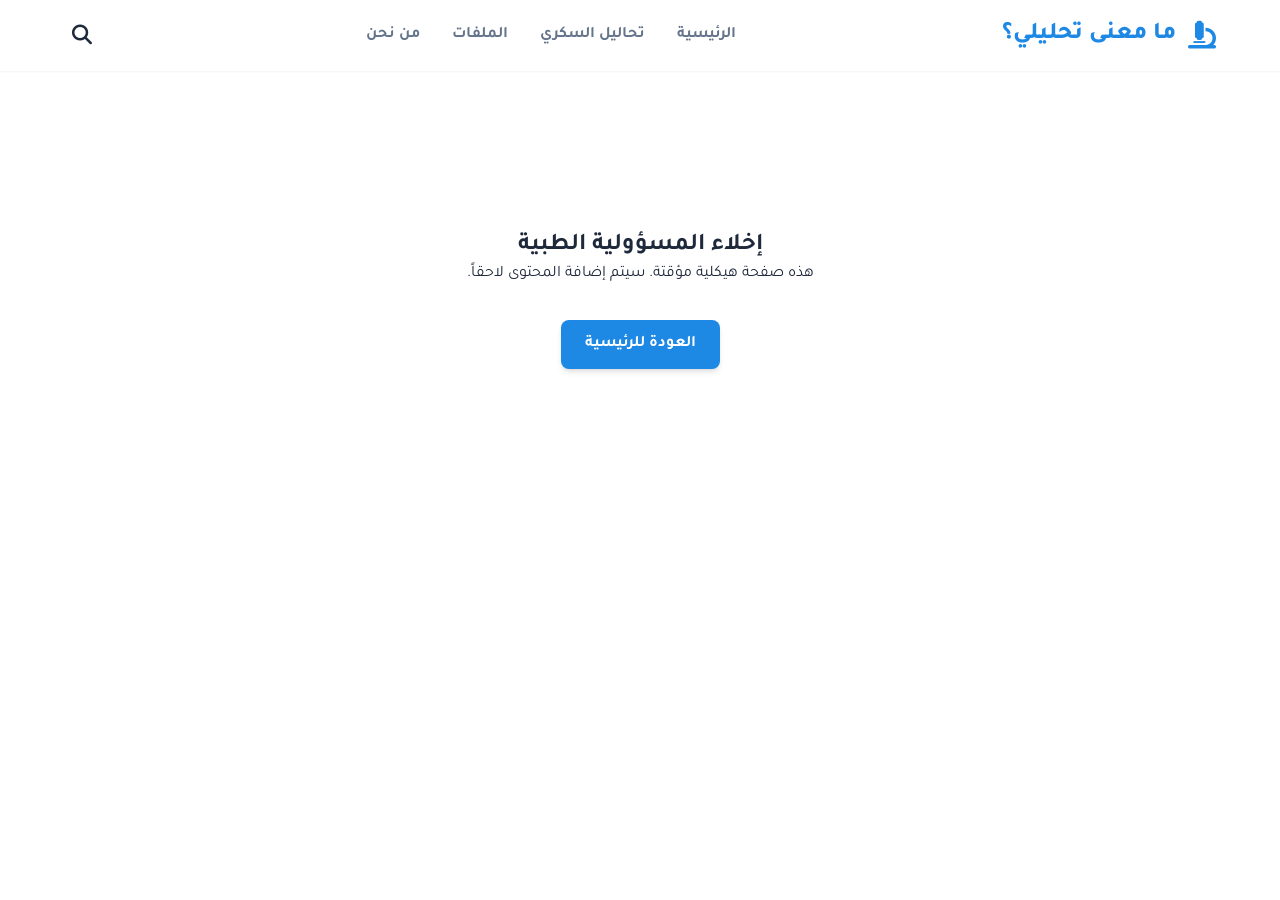
<file: medical-disclaimer.html>
<!DOCTYPE html>
<html lang="ar" dir="rtl">
<head>
    <meta charset="UTF-8">
    <meta name="viewport" content="width=device-width, initial-scale=1.0">
    <title>إخلاء المسؤولية الطبية | ما معنى تحليلي؟</title>
    <meta name="description" content="إخلاء المسؤولية الطبية لموقع «ما معنى تحليلي؟» — المعلومات تثقيفية فقط ولا تغني عن استشارة الطبيب.">
    <meta name="robots" content="noindex, follow">
    <link rel="canonical" href="https://YOUR_DOMAIN/medical-disclaimer.html">
    <link href="https://fonts.googleapis.com/css2?family=Tajawal:wght@400;500;700;800&display=swap" rel="stylesheet">
    <link rel="stylesheet" href="https://cdnjs.cloudflare.com/ajax/libs/font-awesome/6.4.0/css/all.min.css">
    <link rel="stylesheet" href="style.css">
</head>
<body>
    <nav class="navbar">
        <div class="container nav-container">
            <a href="index.html" class="logo"><i class="fa-solid fa-microscope"></i><span>ما معنى تحليلي؟</span></a>
            <div class="nav-links">
                <a href="index.html">الرئيسية</a>
                <a href="diabetes.html">تحاليل السكري</a>
                <a href="files.html">الملفات</a>
                <a href="about.html">من نحن</a>
            </div>
            <div class="nav-actions">
                <button class="search-icon"><i class="fa-solid fa-magnifying-glass"></i></button>
                <button class="hamburger"><i class="fa-solid fa-bars"></i></button>
            </div>
        </div>
    </nav>
    <section class="section container" style="min-height: 50vh; text-align: center; padding-top: 10rem;">
        <h1>إخلاء المسؤولية الطبية</h1>
        <p>هذه صفحة هيكلية مؤقتة. سيتم إضافة المحتوى لاحقاً.</p>
        <a href="index.html" class="btn btn-primary" style="margin-top: 2rem;">العودة للرئيسية</a>
    </section>
    <script src="script.js"></script>
</body>
</html>
</file>
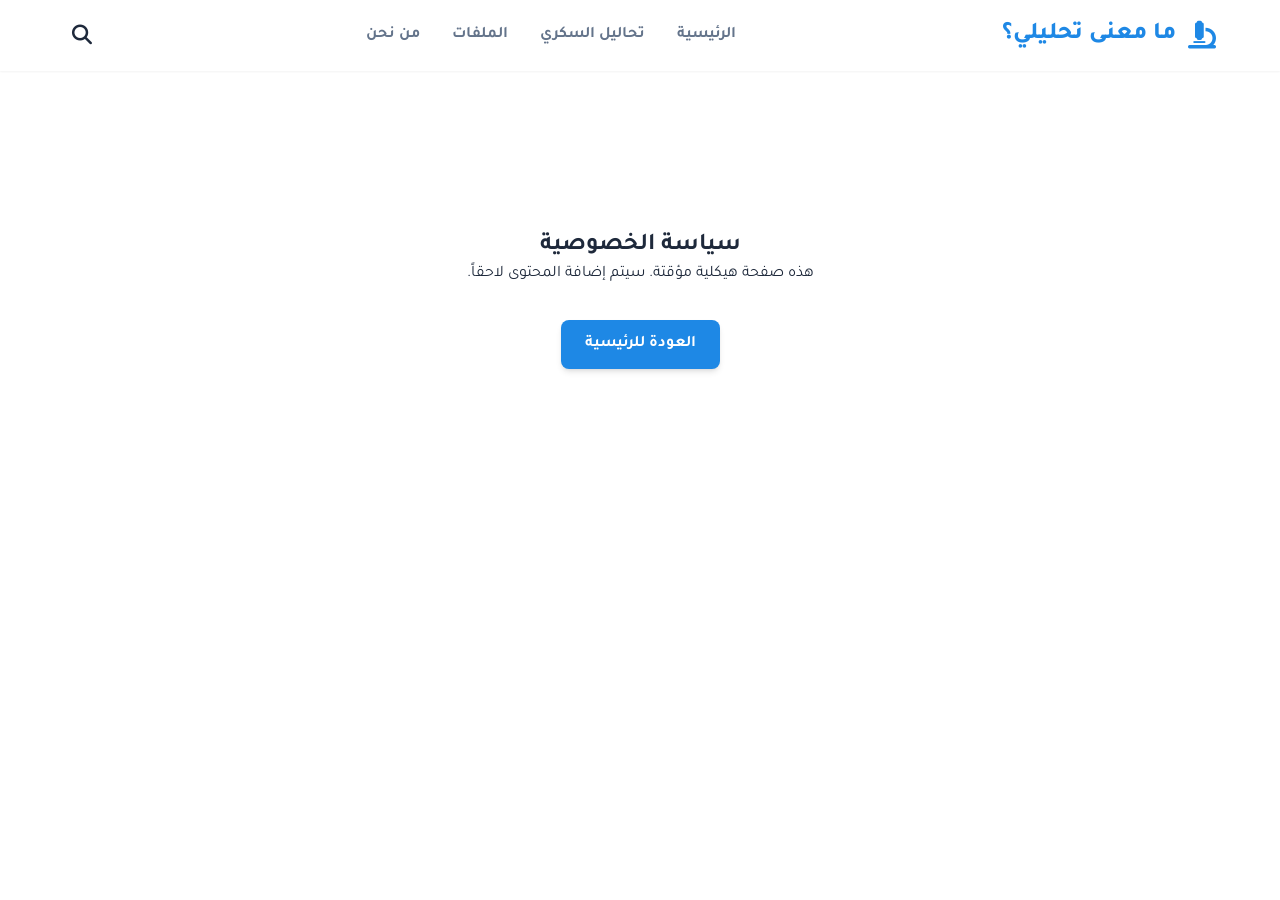
<file: privacy-policy.html>
<!DOCTYPE html>
<html lang="ar" dir="rtl">
<head>
    <meta charset="UTF-8">
    <meta name="viewport" content="width=device-width, initial-scale=1.0">
    <title>سياسة الخصوصية | ما معنى تحليلي؟</title>
    <meta name="description" content="سياسة الخصوصية لموقع «ما معنى تحليلي؟» — كيف نتعامل مع بيانات الزوار.">
    <meta name="robots" content="noindex, follow">
    <link rel="canonical" href="https://YOUR_DOMAIN/privacy-policy.html">
    <link href="https://fonts.googleapis.com/css2?family=Tajawal:wght@400;500;700;800&display=swap" rel="stylesheet">
    <link rel="stylesheet" href="https://cdnjs.cloudflare.com/ajax/libs/font-awesome/6.4.0/css/all.min.css">
    <link rel="stylesheet" href="style.css">
</head>
<body>
    <nav class="navbar">
        <div class="container nav-container">
            <a href="index.html" class="logo"><i class="fa-solid fa-microscope"></i><span>ما معنى تحليلي؟</span></a>
            <div class="nav-links">
                <a href="index.html">الرئيسية</a>
                <a href="diabetes.html">تحاليل السكري</a>
                <a href="files.html">الملفات</a>
                <a href="about.html">من نحن</a>
            </div>
            <div class="nav-actions">
                <button class="search-icon"><i class="fa-solid fa-magnifying-glass"></i></button>
                <button class="hamburger"><i class="fa-solid fa-bars"></i></button>
            </div>
        </div>
    </nav>
    <section class="section container" style="min-height: 50vh; text-align: center; padding-top: 10rem;">
        <h1>سياسة الخصوصية</h1>
        <p>هذه صفحة هيكلية مؤقتة. سيتم إضافة المحتوى لاحقاً.</p>
        <a href="index.html" class="btn btn-primary" style="margin-top: 2rem;">العودة للرئيسية</a>
    </section>
    <script src="script.js"></script>
</body>
</html>
</file>
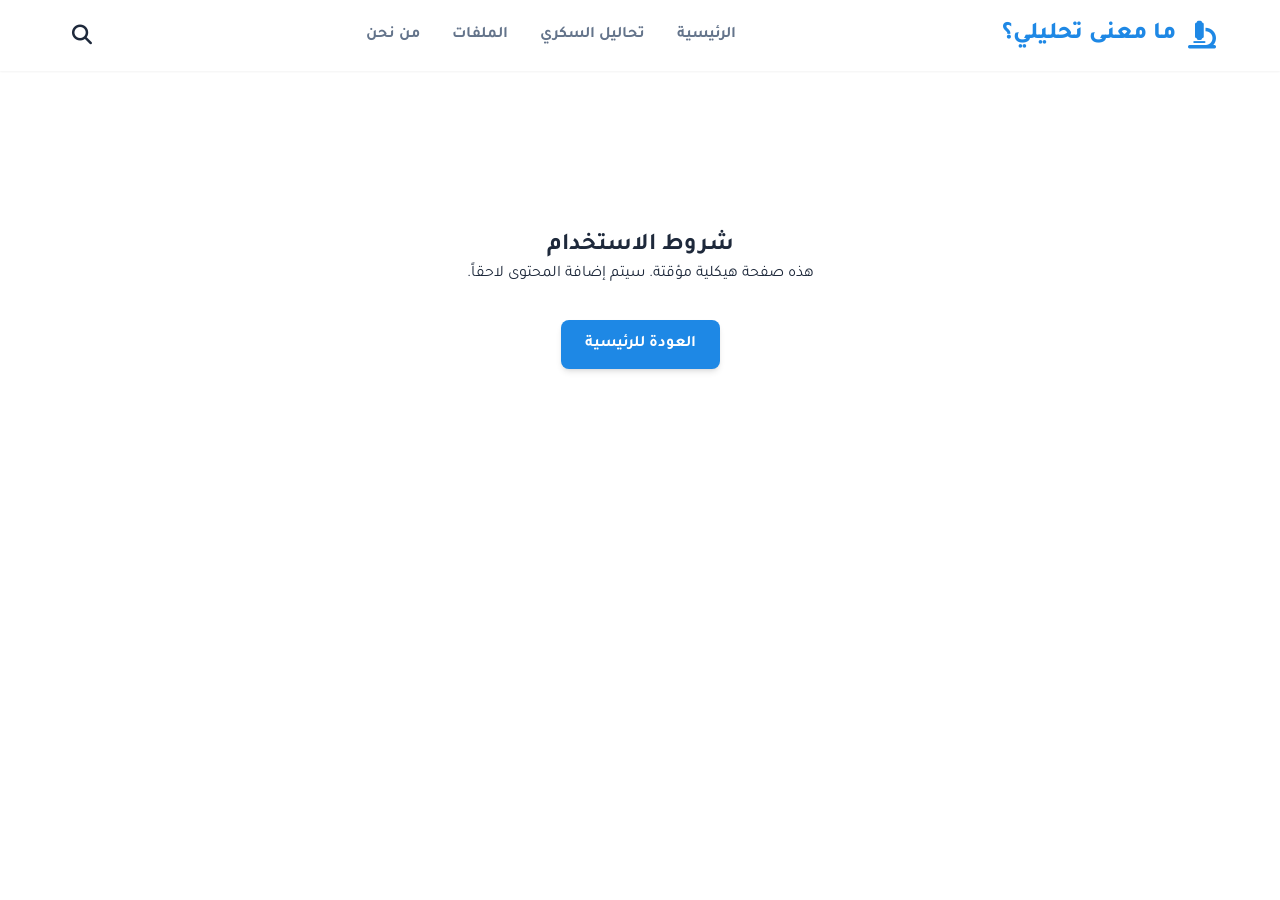
<file: terms.html>
<!DOCTYPE html>
<html lang="ar" dir="rtl">
<head>
    <meta charset="UTF-8">
    <meta name="viewport" content="width=device-width, initial-scale=1.0">
    <title>شروط الاستخدام | ما معنى تحليلي؟</title>
    <meta name="description" content="شروط الاستخدام لموقع «ما معنى تحليلي؟» — الشروط والأحكام التي تحكم استخدام الموقع.">
    <meta name="robots" content="noindex, follow">
    <link rel="canonical" href="https://YOUR_DOMAIN/terms.html">
    <link href="https://fonts.googleapis.com/css2?family=Tajawal:wght@400;500;700;800&display=swap" rel="stylesheet">
    <link rel="stylesheet" href="https://cdnjs.cloudflare.com/ajax/libs/font-awesome/6.4.0/css/all.min.css">
    <link rel="stylesheet" href="style.css">
</head>
<body>
    <nav class="navbar">
        <div class="container nav-container">
            <a href="index.html" class="logo"><i class="fa-solid fa-microscope"></i><span>ما معنى تحليلي؟</span></a>
            <div class="nav-links">
                <a href="index.html">الرئيسية</a>
                <a href="diabetes.html">تحاليل السكري</a>
                <a href="files.html">الملفات</a>
                <a href="about.html">من نحن</a>
            </div>
            <div class="nav-actions">
                <button class="search-icon"><i class="fa-solid fa-magnifying-glass"></i></button>
                <button class="hamburger"><i class="fa-solid fa-bars"></i></button>
            </div>
        </div>
    </nav>
    <section class="section container" style="min-height: 50vh; text-align: center; padding-top: 10rem;">
        <h1>شروط الاستخدام</h1>
        <p>هذه صفحة هيكلية مؤقتة. سيتم إضافة المحتوى لاحقاً.</p>
        <a href="index.html" class="btn btn-primary" style="margin-top: 2rem;">العودة للرئيسية</a>
    </section>
    <script src="script.js"></script>
</body>
</html>
</file>
<file: style.css>
/* ==========================================================================
   CSS Variables & Base Styles
   ========================================================================== */
   :root {
    /* Colors */
    --primary: #1E88E5; /* Medical Blue */
    --primary-dark: #1565C0;
    --primary-light: #E3F2FD;
    
    --secondary: #10B981; /* Calm Green */
    --secondary-dark: #059669;
    --secondary-light: #D1FAE5;
    
    --text-dark: #1E293B;
    --text-muted: #64748B;
    
    --bg-white: #FFFFFF;
    --bg-light: #F8FAFC;
    --bg-gray: #F1F5F9;
    
    --danger: #EF4444;
    --warning: #F59E0B;
    --purple: #8B5CF6;
    
    /* Box Shadow */
    --shadow-sm: 0 1px 2px 0 rgb(0 0 0 / 0.05);
    --shadow: 0 4px 6px -1px rgb(0 0 0 / 0.1), 0 2px 4px -2px rgb(0 0 0 / 0.1);
    --shadow-md: 0 10px 15px -3px rgb(0 0 0 / 0.1), 0 4px 6px -4px rgb(0 0 0 / 0.1);
    --shadow-lg: 0 20px 25px -5px rgb(0 0 0 / 0.1), 0 8px 10px -6px rgb(0 0 0 / 0.1);
    
    /* Transitions */
    --transition: all 0.3s ease;
    
    /* Border Radius */
    --radius-md: 0.5rem;
    --radius-lg: 1rem;
    --radius-full: 9999px;
}

* {
    margin: 0;
    padding: 0;
    box-sizing: border-box;
}

html {
    scroll-behavior: smooth;
    font-size: 16px;
}

body {
    font-family: 'Tajawal', sans-serif;
    color: var(--text-dark);
    background-color: var(--bg-white);
    line-height: 1.6;
    overflow-x: hidden;
}

a {
    text-decoration: none;
    color: inherit;
    transition: var(--transition);
}

ul {
    list-style: none;
}

img {
    max-width: 100%;
    height: auto;
    display: block;
}

.container {
    width: 100%;
    max-width: 1200px;
    margin: 0 auto;
    padding: 0 1.5rem;
}

.bg-light {
    background-color: var(--bg-light);
}

/* ==========================================================================
   Typography & Buttons
   ========================================================================== */
h1, h2, h3, h4, h5, h6 {
    line-height: 1.3;
    font-weight: 700;
    color: var(--text-dark);
}

h2 {
    font-size: 2rem;
    margin-bottom: 1rem;
}

.btn {
    display: inline-flex;
    align-items: center;
    justify-content: center;
    gap: 0.5rem;
    padding: 0.75rem 1.5rem;
    font-size: 1rem;
    font-weight: 700;
    border-radius: var(--radius-md);
    cursor: pointer;
    border: none;
    transition: var(--transition);
    text-align: center;
    font-family: inherit;
}

.btn-primary {
    background-color: var(--primary);
    color: var(--bg-white);
    box-shadow: var(--shadow);
}

.btn-primary:hover {
    background-color: var(--primary-dark);
    transform: translateY(-2px);
    box-shadow: var(--shadow-md);
}

.btn-outline {
    background-color: transparent;
    color: var(--primary);
    border: 2px solid var(--primary);
}

.btn-outline:hover {
    background-color: var(--primary);
    color: var(--bg-white);
}

/* ==========================================================================
   Navbar
   ========================================================================== */
.navbar {
    background-color: var(--bg-white);
    box-shadow: var(--shadow-sm);
    position: sticky;
    top: 0;
    z-index: 1000;
    padding: 1rem 0;
}

.nav-container {
    display: flex;
    justify-content: space-between;
    align-items: center;
}

.logo {
    display: flex;
    align-items: center;
    gap: 0.75rem;
    font-size: 1.5rem;
    font-weight: 800;
    color: var(--primary);
}

.logo i {
    font-size: 1.75rem;
}

.nav-links {
    display: none; /* Mobile first */
}

.nav-actions {
    display: flex;
    align-items: center;
    gap: 1rem;
}

.search-icon, .hamburger {
    background: none;
    border: none;
    font-size: 1.25rem;
    color: var(--text-dark);
    cursor: pointer;
    padding: 0.5rem;
    transition: var(--transition);
}

.search-icon:hover, .hamburger:hover {
    color: var(--primary);
}

.mobile-menu {
    display: none;
    background-color: var(--bg-white);
    border-top: 1px solid var(--bg-gray);
    position: absolute;
    top: 100%;
    left: 0;
    width: 100%;
    box-shadow: var(--shadow-md);
    padding: 1rem 0;
}

.mobile-menu.active {
    display: flex;
    flex-direction: column;
}

.mobile-menu a {
    padding: 1rem 1.5rem;
    font-weight: 500;
    border-bottom: 1px solid var(--bg-gray);
}

.mobile-menu a:last-child {
    border-bottom: none;
}

.mobile-menu a.active, .mobile-menu a:hover {
    color: var(--primary);
    background-color: var(--primary-light);
}

@media (min-width: 768px) {
    .hamburger {
        display: none;
    }
    
    .nav-links {
        display: flex;
        gap: 2rem;
    }
    
    .nav-links a {
        font-weight: 700;
        color: var(--text-muted);
        position: relative;
    }
    
    .nav-links a.active, .nav-links a:hover {
        color: var(--primary);
    }
    
    .nav-links a.active::after {
        content: '';
        position: absolute;
        bottom: -5px;
        left: 0;
        width: 100%;
        height: 3px;
        background-color: var(--primary);
        border-radius: var(--radius-md);
    }
}

/* ==========================================================================
   Hero Section
   ========================================================================== */
.hero {
    padding: 3rem 0;
    background: linear-gradient(135deg, var(--bg-light) 0%, var(--bg-white) 100%);
    overflow: hidden;
}

.hero-container {
    display: grid;
    grid-template-columns: 1fr;
    gap: 3rem;
    align-items: center;
}

.hero-content {
    text-align: center;
}

.badge {
    display: inline-block;
    padding: 0.25rem 1rem;
    background-color: var(--primary-light);
    color: var(--primary-dark);
    border-radius: var(--radius-full);
    font-size: 0.875rem;
    font-weight: 700;
    margin-bottom: 1.5rem;
}

.hero h1 {
    font-size: 2.5rem;
    margin-bottom: 0.5rem;
}

.hero h1 span {
    color: var(--primary);
}

.tagline {
    font-size: 1.25rem;
    font-weight: 700;
    color: var(--secondary);
    margin-bottom: 1rem;
}

.description {
    color: var(--text-muted);
    font-size: 1.125rem;
    margin-bottom: 2rem;
    max-width: 500px;
    margin-left: auto;
    margin-right: auto;
}

.search-box {
    display: flex;
    flex-direction: column;
    gap: 1rem;
    max-width: 100%;
}

.search-input-wrapper {
    position: relative;
    flex: 1;
}

.search-prefix {
    position: absolute;
    right: 1.25rem;
    top: 50%;
    transform: translateY(-50%);
    color: var(--text-muted);
}

.search-input-wrapper input {
    width: 100%;
    padding: 1rem 1.25rem 1rem 3rem;
    border: 2px solid var(--bg-gray);
    border-radius: var(--radius-md);
    font-family: inherit;
    font-size: 1rem;
    transition: var(--transition);
    outline: none;
}

.search-input-wrapper input:focus {
    border-color: var(--primary);
    box-shadow: 0 0 0 3px var(--primary-light);
}

.hero-image {
    position: relative;
    display: none; /* Hide on small mobile by default if needed, or scale */
}

.hero-img-main {
    border-radius: var(--radius-lg);
    box-shadow: var(--shadow-lg);
    object-fit: cover;
    aspect-ratio: 4/3;
}

.floating-card {
    position: absolute;
    background: var(--bg-white);
    padding: 1rem;
    border-radius: var(--radius-md);
    box-shadow: var(--shadow-md);
    display: flex;
    align-items: center;
    gap: 1rem;
    animation: float 6s ease-in-out infinite;
    z-index: 10;
}

.floating-card i {
    font-size: 2rem;
    color: var(--primary);
}

.floating-card div {
    display: flex;
    flex-direction: column;
}

.floating-card strong {
    font-size: 1.125rem;
    color: var(--text-dark);
}

.floating-card span {
    font-size: 0.875rem;
    color: var(--text-muted);
}

.card-1 {
    top: -20px;
    right: -20px;
}

.card-2 {
    bottom: 40px;
    left: -30px;
    animation-delay: 3s;
}

@keyframes float {
    0% { transform: translateY(0px); }
    50% { transform: translateY(-15px); }
    100% { transform: translateY(0px); }
}

@media (min-width: 768px) {
    .hero {
        padding: 5rem 0;
    }
    .hero-container {
        grid-template-columns: 1fr 1fr;
        text-align: right;
    }
    .hero-content {
        text-align: right;
    }
    .description {
        margin-right: 0;
        margin-left: 0;
    }
    .search-box {
        flex-direction: row;
        background: var(--bg-white);
        padding: 0.5rem;
        border-radius: var(--radius-lg);
        box-shadow: var(--shadow-md);
    }
    .search-input-wrapper input {
        border: none;
        padding-right: 3rem;
    }
    .search-input-wrapper input:focus {
        box-shadow: none;
    }
    .hero-image {
        display: block;
    }
}

/* ==========================================================================
   Sections General
   ========================================================================== */
.section {
    padding: 5rem 0;
}

.section-header {
    text-align: center;
    margin-bottom: 3rem;
    max-width: 600px;
    margin-left: auto;
    margin-right: auto;
}

.section-header p {
    color: var(--text-muted);
    font-size: 1.125rem;
}

/* ==========================================================================
   Test Cards Grid
   ========================================================================== */
.grid {
    display: grid;
    gap: 2rem;
}

.grid-3 {
    grid-template-columns: 1fr;
}

@media (min-width: 768px) {
    .grid-3 {
        grid-template-columns: repeat(2, 1fr);
    }
}

@media (min-width: 1024px) {
    .grid-3 {
        grid-template-columns: repeat(3, 1fr);
    }
}

.test-card {
    background-color: var(--bg-white);
    border-radius: var(--radius-lg);
    padding: 2rem;
    box-shadow: var(--shadow);
    transition: var(--transition);
    border: 1px solid var(--bg-gray);
    display: flex;
    flex-direction: column;
    height: 100%;
}

.test-card:hover {
    transform: translateY(-5px);
    box-shadow: var(--shadow-lg);
    border-color: var(--primary-light);
}

.card-icon {
    width: 60px;
    height: 60px;
    background-color: var(--primary-light);
    color: var(--primary);
    border-radius: var(--radius-md);
    display: flex;
    align-items: center;
    justify-content: center;
    font-size: 1.75rem;
    margin-bottom: 1.5rem;
}

.card-content h3 {
    font-size: 1.5rem;
    margin-bottom: 0.25rem;
}

.arabic-name {
    display: inline-block;
    color: var(--secondary-dark);
    font-weight: 700;
    font-size: 1rem;
    margin-bottom: 1rem;
    background-color: var(--secondary-light);
    padding: 0.25rem 0.75rem;
    border-radius: var(--radius-full);
}

.card-content p {
    color: var(--text-muted);
    margin-bottom: 1.5rem;
    flex-grow: 1;
}

.card-content .btn {
    width: 100%;
}

/* ==========================================================================
   Features Grid
   ========================================================================== */
.features-grid {
    display: grid;
    grid-template-columns: 1fr;
    gap: 2rem;
}

@media (min-width: 768px) {
    .features-grid {
        grid-template-columns: repeat(3, 1fr);
    }
}

.feature-card {
    text-align: center;
    padding: 2rem;
}

.icon-wrapper {
    width: 80px;
    height: 80px;
    margin: 0 auto 1.5rem;
    border-radius: 50%;
    display: flex;
    align-items: center;
    justify-content: center;
    font-size: 2rem;
    transition: var(--transition);
}

.feature-card:hover .icon-wrapper {
    transform: scale(1.1);
}

.icon-wrapper.blue {
    background-color: var(--primary-light);
    color: var(--primary);
}

.icon-wrapper.green {
    background-color: var(--secondary-light);
    color: var(--secondary-dark);
}

.icon-wrapper.purple {
    background-color: #EDE9FE;
    color: var(--purple);
}

.feature-card h3 {
    margin-bottom: 1rem;
    font-size: 1.25rem;
}

.feature-card p {
    color: var(--text-muted);
}

/* ==========================================================================
   CTA Section
   ========================================================================== */
.cta-section {
    background-color: var(--primary);
    color: var(--bg-white);
    border-radius: 0;
    position: relative;
    overflow: hidden;
}

.cta-section::before {
    content: '';
    position: absolute;
    top: -50%;
    right: -20%;
    width: 600px;
    height: 600px;
    background: radial-gradient(circle, rgba(255,255,255,0.1) 0%, rgba(255,255,255,0) 70%);
    border-radius: 50%;
}

.cta-content {
    text-align: center;
    max-width: 800px;
    margin: 0 auto;
    position: relative;
    z-index: 1;
}

.cta-content h2 {
    color: var(--bg-white);
    font-size: 2.25rem;
    margin-bottom: 1.5rem;
}

.cta-content p {
    font-size: 1.125rem;
    opacity: 0.9;
    margin-bottom: 2rem;
}

.cta-badges {
    display: flex;
    flex-wrap: wrap;
    justify-content: center;
    gap: 1rem;
}

.cta-badges span {
    background-color: rgba(255, 255, 255, 0.2);
    padding: 0.5rem 1.5rem;
    border-radius: var(--radius-full);
    font-weight: 700;
    display: flex;
    align-items: center;
    gap: 0.5rem;
    backdrop-filter: blur(4px);
}

/* ==========================================================================
   Footer
   ========================================================================== */
.footer {
    background-color: var(--text-dark);
    color: var(--bg-white);
    padding: 4rem 0 2rem;
}

.footer-grid {
    display: grid;
    grid-template-columns: 1fr;
    gap: 3rem;
    margin-bottom: 3rem;
}

@media (min-width: 768px) {
    .footer-grid {
        grid-template-columns: 2fr 1fr 1fr;
    }
}

.footer-about .logo {
    color: var(--bg-white);
    margin-bottom: 1rem;
    display: inline-flex;
}

.footer-about p {
    color: #94A3B8;
    margin-bottom: 1.5rem;
    max-width: 400px;
}

.social-links {
    display: flex;
    gap: 1rem;
}

.social-links a {
    width: 40px;
    height: 40px;
    background-color: rgba(255, 255, 255, 0.1);
    display: flex;
    align-items: center;
    justify-content: center;
    border-radius: 50%;
    color: var(--bg-white);
}

.social-links a:hover {
    background-color: var(--primary);
    transform: translateY(-3px);
}

.footer-links h3 {
    color: var(--bg-white);
    margin-bottom: 1.5rem;
    font-size: 1.25rem;
}

.footer-links ul li {
    margin-bottom: 0.75rem;
}

.footer-links ul li a {
    color: #94A3B8;
}

.footer-links ul li a:hover {
    color: var(--primary-light);
    padding-right: 5px;
}

.footer-bottom {
    border-top: 1px solid rgba(255, 255, 255, 0.1);
    padding-top: 2rem;
    text-align: center;
}

.disclaimer-notice {
    background-color: rgba(245, 158, 11, 0.1);
    border: 1px solid rgba(245, 158, 11, 0.3);
    color: #FCD34D;
    padding: 1rem;
    border-radius: var(--radius-md);
    margin-bottom: 1.5rem;
    display: flex;
    align-items: center;
    justify-content: center;
    gap: 0.75rem;
    text-align: right;
    max-width: 800px;
    margin-left: auto;
    margin-right: auto;
}

.disclaimer-notice i {
    font-size: 1.25rem;
}

.copyright {
    color: #64748B;
    font-size: 0.875rem;
}

/* ==========================================================================
   Analysis Dynamic Sections (Accordion, Ranges, Tables, Highlights)
   ========================================================================== */

/* Accordion */
.faq-item {
    border: 1px solid var(--bg-gray);
    border-radius: var(--radius-md);
    margin-bottom: 1rem;
    overflow: hidden;
}
.faq-header {
    background-color: var(--bg-light);
    padding: 1.25rem;
    cursor: pointer;
    font-weight: 700;
    display: flex;
    justify-content: space-between;
    align-items: center;
    color: var(--text-dark);
    transition: var(--transition);
}
.faq-header:hover {
    background-color: var(--bg-gray);
}
.faq-content {
    padding: 0 1.25rem;
    max-height: 0;
    overflow: hidden;
    transition: max-height 0.3s ease, padding 0.3s ease;
    background-color: var(--bg-white);
}
.faq-item.active .faq-content {
    padding: 1.25rem;
    max-height: 1000px;
}
.faq-item.active .faq-header i {
    transform: rotate(180deg);
}

/* Ranges */
.ranges-grid {
    display: grid;
    gap: 1.5rem;
    grid-template-columns: 1fr;
    margin-bottom: 1.5rem;
}
@media(min-width: 768px) {
    .ranges-grid {
        grid-template-columns: repeat(3, 1fr);
    }
}
.range-card {
    padding: 1.5rem;
    border-radius: var(--radius-md);
    text-align: center;
    border: 2px solid transparent;
}
.range-card.green {
    background-color: var(--secondary-light);
    border-color: var(--secondary);
}
.range-card.orange {
    background-color: #FEF3C7;
    border-color: #F59E0B;
}
.range-card.red {
    background-color: #FEE2E2;
    border-color: #EF4444;
}
.range-card h4 {
    font-size: 1.25rem;
    margin-bottom: 0.5rem;
    direction: ltr;
}

/* Highlight Box */
.highlight-box {
    background-color: var(--primary-light);
    border: 2px solid var(--primary);
    padding: 2rem;
    border-radius: var(--radius-lg);
    margin-bottom: 3rem;
}
.highlight-box h3 {
    color: var(--primary-dark);
    margin-bottom: 1rem;
    display: flex;
    align-items: center;
    gap: 0.75rem;
    font-size: 1.5rem;
}
.highlight-box ul {
    margin-bottom: 1.5rem;
    padding-right: 1.5rem;
}
.highlight-box ul li {
    list-style-type: disc;
    margin-bottom: 0.5rem;
    font-size: 1.1rem;
}

/* Comparison Table */
.comparison-table-wrapper {
    overflow-x: auto;
    margin-bottom: 1.5rem;
}
.comparison-table {
    width: 100%;
    border-collapse: collapse;
}
.comparison-table th, .comparison-table td {
    border: 1px solid var(--bg-gray);
    padding: 1rem;
    text-align: right;
}
.comparison-table th {
    background-color: var(--bg-light);
    font-weight: 700;
    width: 25%;
}
.comparison-table td {
    background-color: var(--bg-white);
}

/* Sources List */
.sources-list {
    margin-bottom: 1rem;
    padding-right: 1.5rem;
}
.sources-list li {
    list-style-type: square;
    margin-bottom: 0.5rem;
}
.sources-list a {
    color: var(--primary);
    text-decoration: underline;
}

/* ==========================================================================
   Performance & Accessibility
   ========================================================================== */

/* Reduce motion for users who prefer it */
@media (prefers-reduced-motion: reduce) {
    *, *::before, *::after {
        animation-duration: 0.01ms !important;
        animation-iteration-count: 1 !important;
        transition-duration: 0.01ms !important;
    }
}

/* Improve text rendering */
body {
    -webkit-font-smoothing: antialiased;
    -moz-osx-font-smoothing: grayscale;
    text-rendering: optimizeLegibility;
}

/* Print styles */
@media print {
    .navbar, .mobile-menu, .back-btn-container, .footer { display: none !important; }
    .container { max-width: 100%; }
    a[href]::after { content: " (" attr(href) ")"; font-size: 0.8em; }
}
</file>
